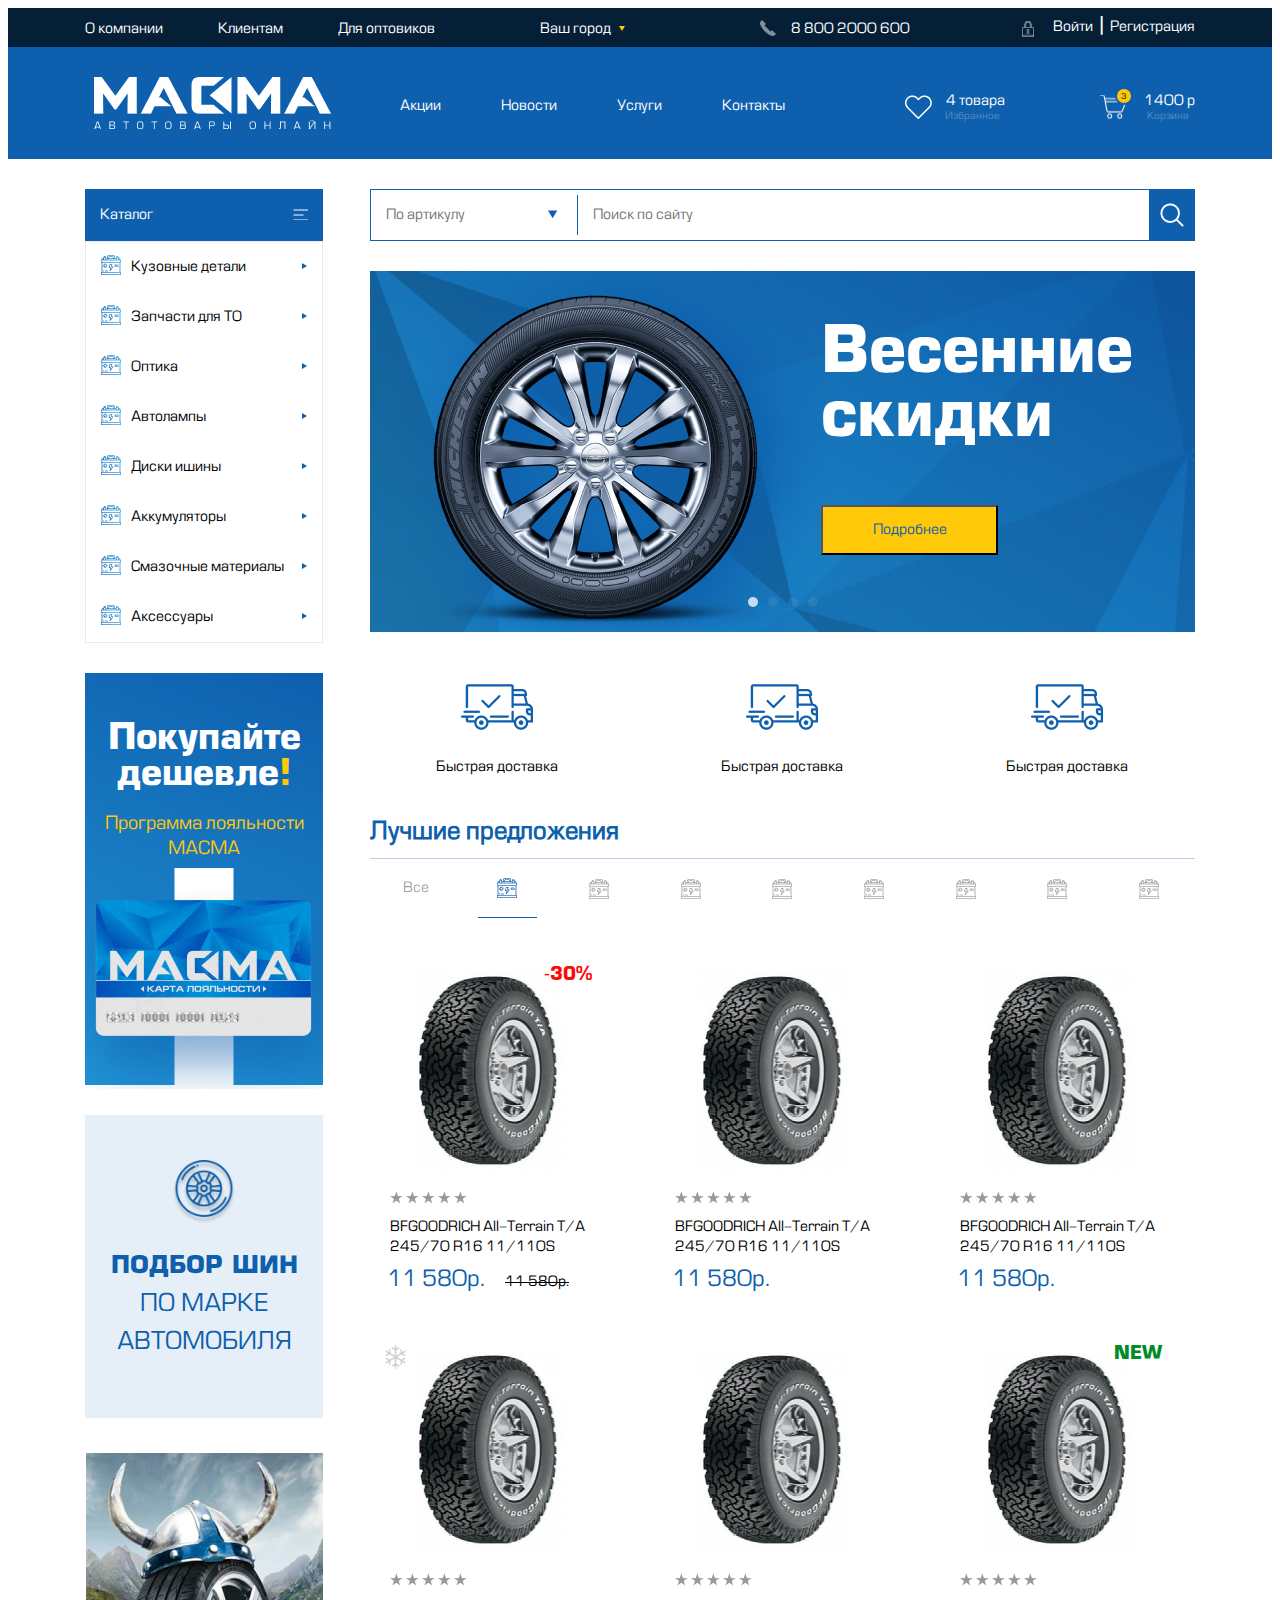
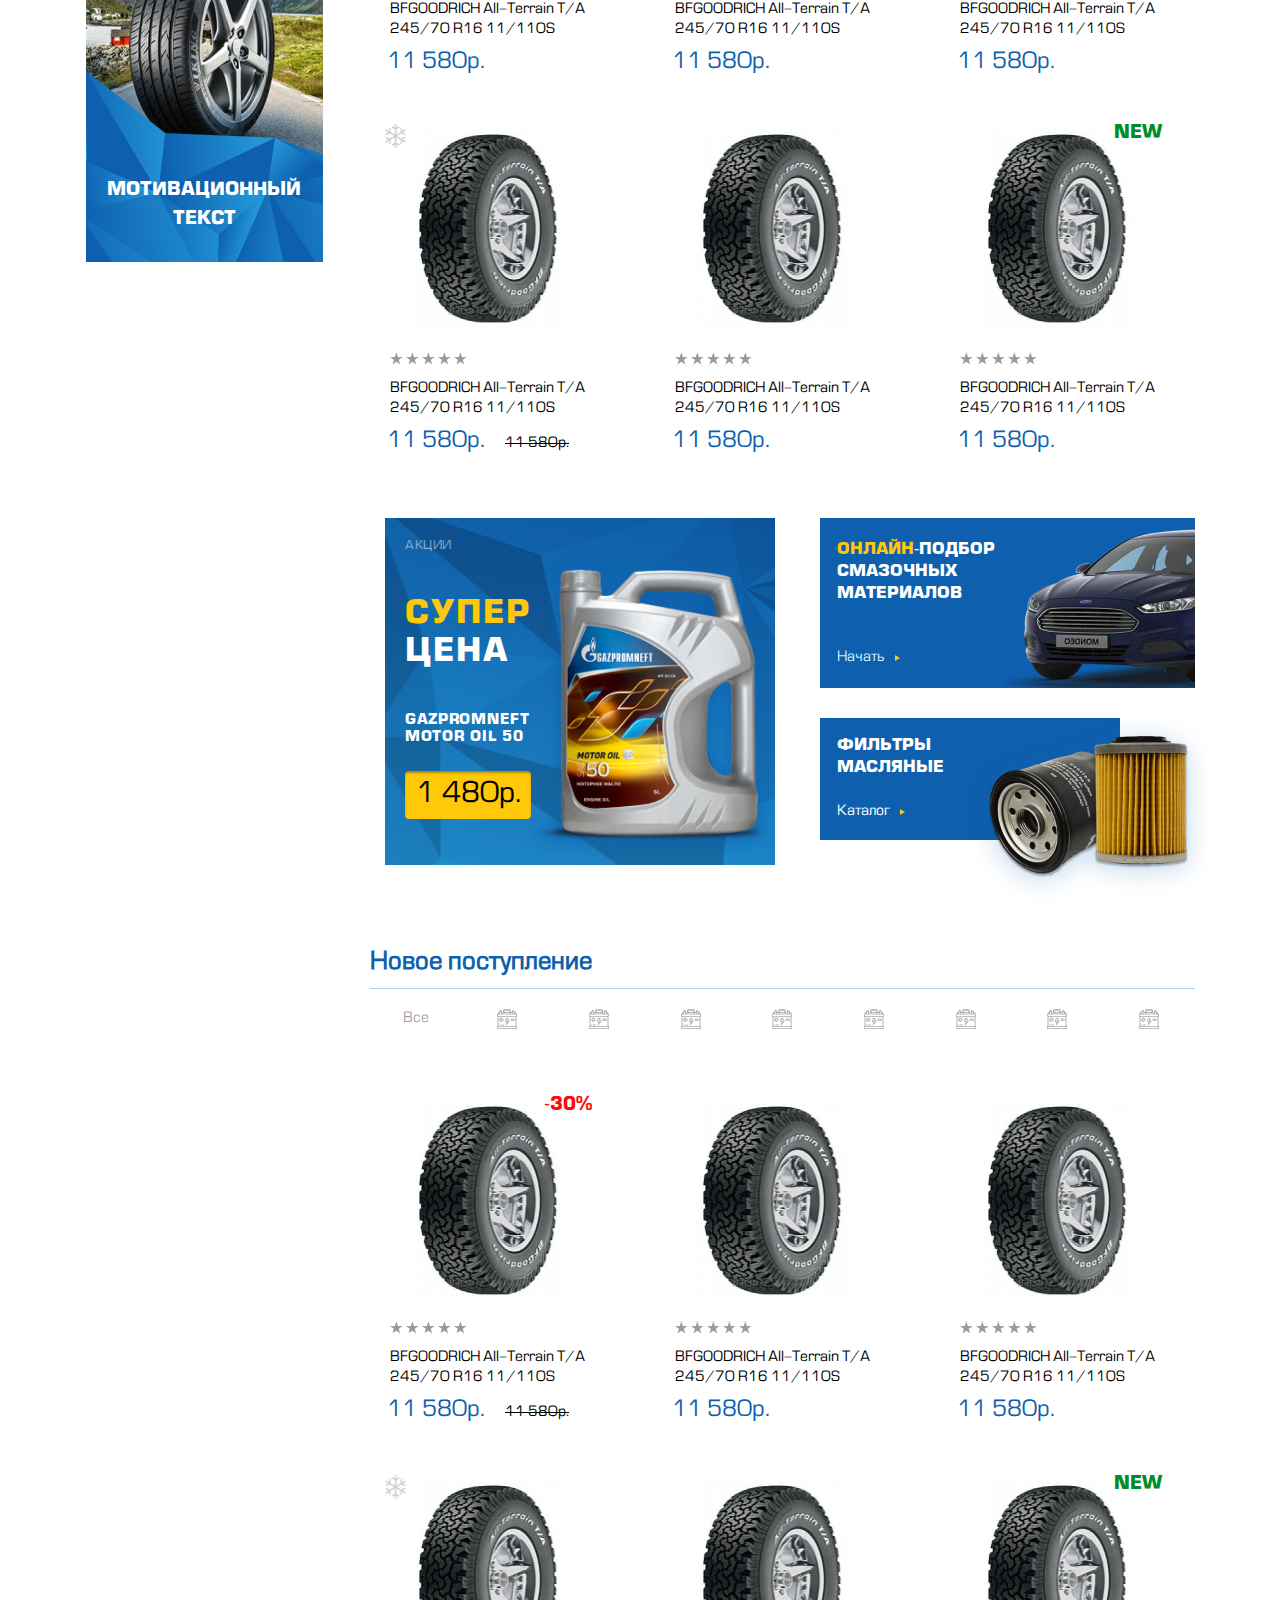
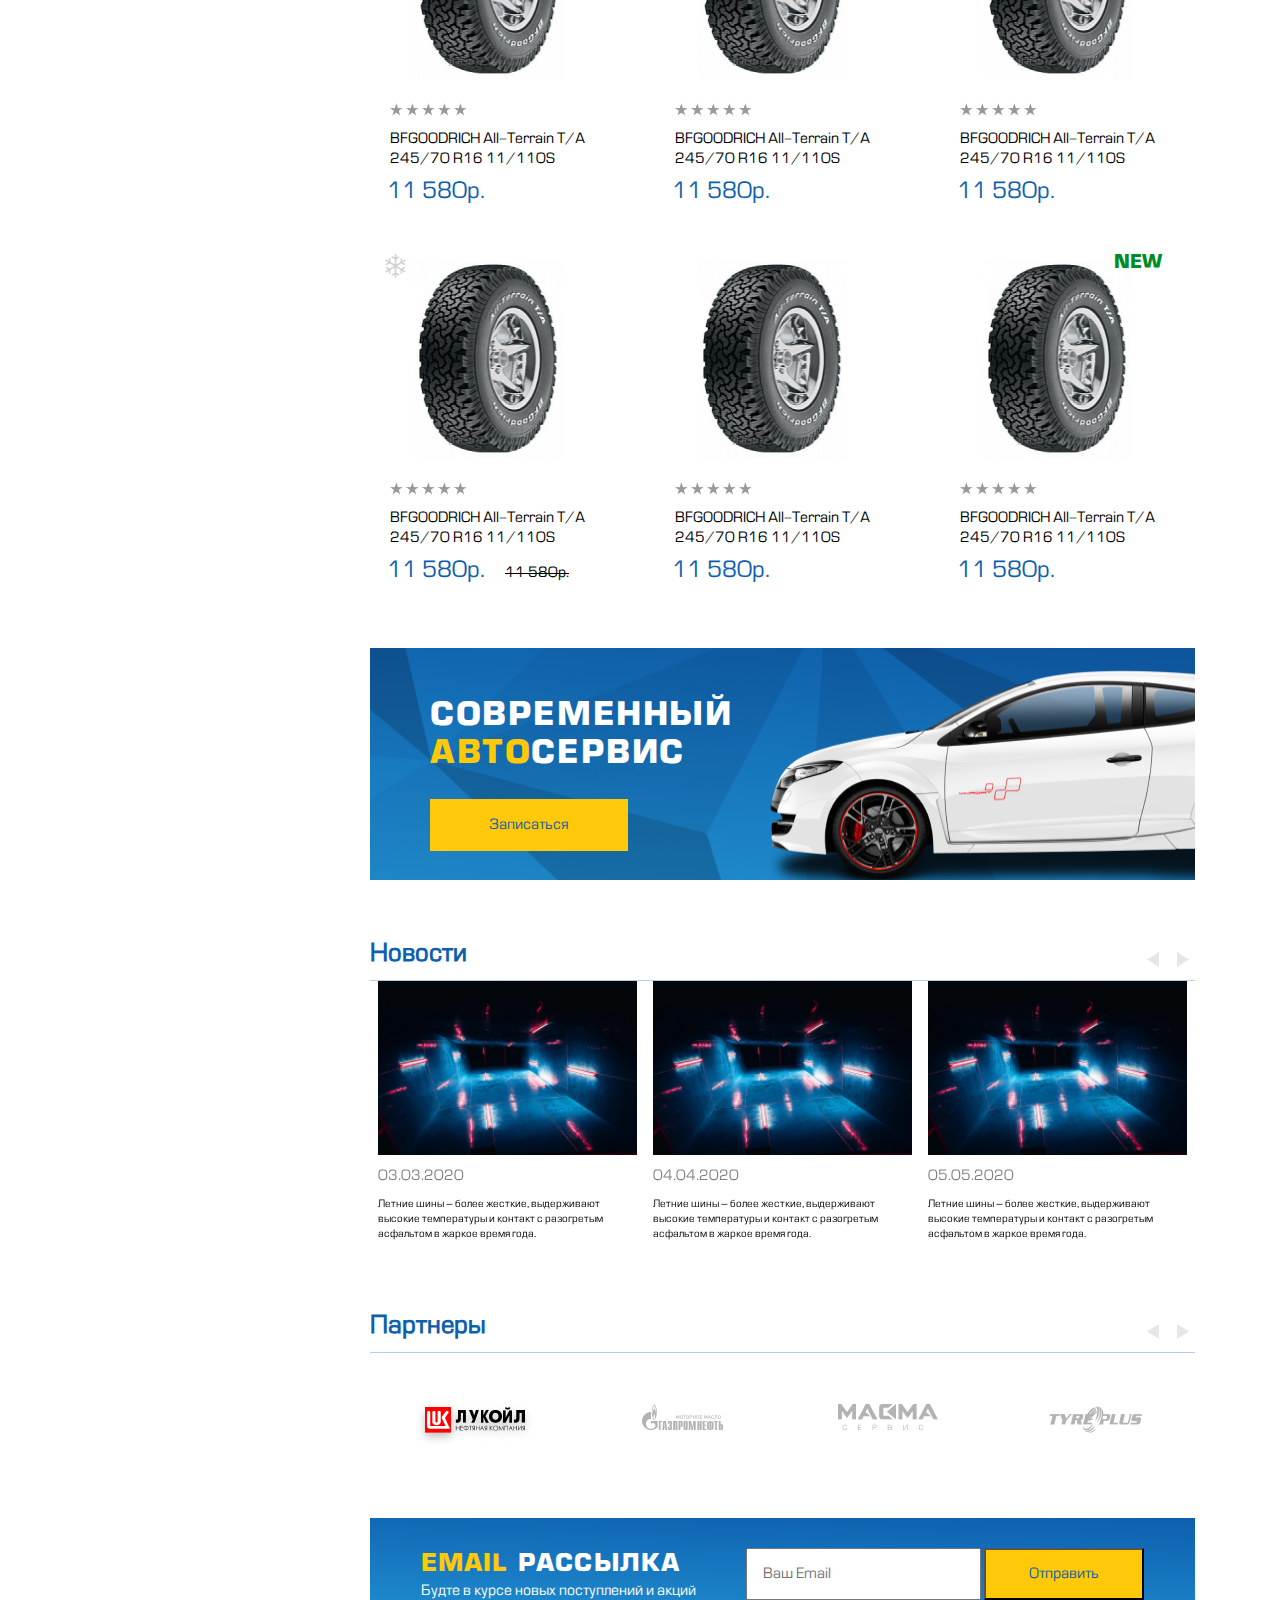
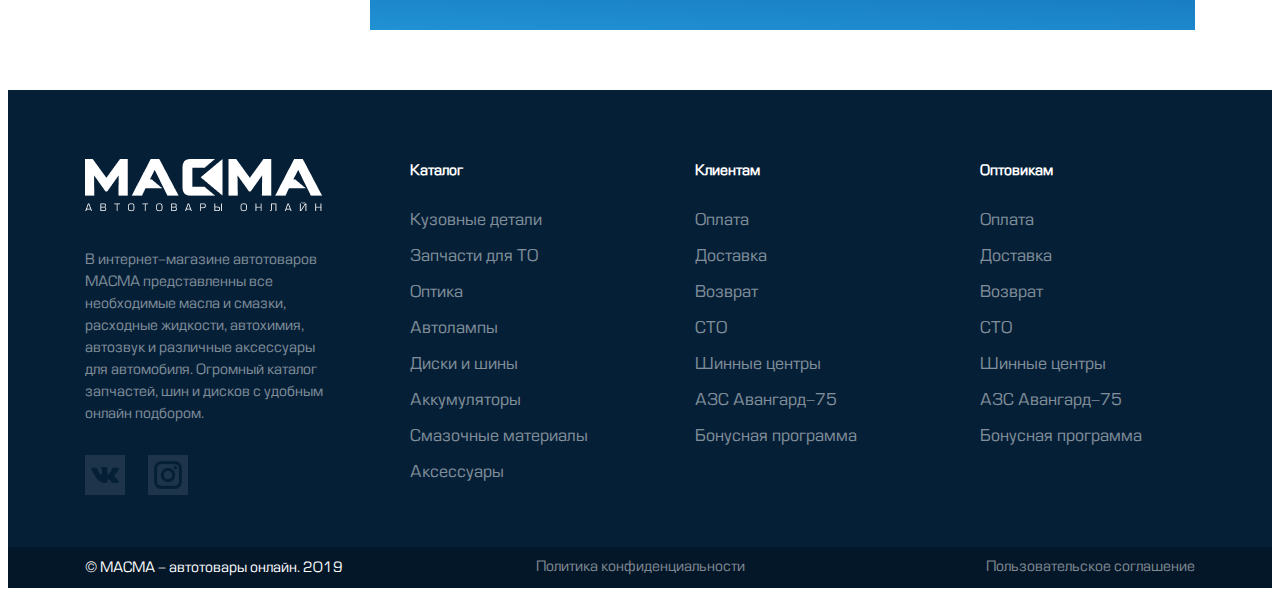
<file: Masma/index.html>
<!DOCTYPE html>
<html lang="ru">

<head>
  <meta charset="UTF-8" />
  <meta name="viewport" content="width=device-width, initial-scale=1, shrink-to-fit=no" />
  <link rel="stylesheet" href="CSS/bootstrap-grid.min.css" />
  <link rel="stylesheet" href="CSS/style.css" />
  <title>Масма</title>
  <!-- Yandex.Metrika counter -->
<script type="text/javascript" >
   (function(m,e,t,r,i,k,a){m[i]=m[i]||function(){(m[i].a=m[i].a||[]).push(arguments)};
   m[i].l=1*new Date();k=e.createElement(t),a=e.getElementsByTagName(t)[0],k.async=1,k.src=r,a.parentNode.insertBefore(k,a)})
   (window, document, "script", "https://mc.yandex.ru/metrika/tag.js", "ym");

   ym(54618256, "init", {
        clickmap:true,
        trackLinks:true,
        accurateTrackBounce:true,
        webvisor:true
   });
</script>
<noscript><div><img src="https://mc.yandex.ru/watch/54618256" style="position:absolute; left:-9999px;" alt="" /></div></noscript>
<!-- /Yandex.Metrika counter -->
</head>

<body>
  <header>
    <div class="head-top">
      <div class="container">
        <div class="row align-items-center head-top_nav">
          <div class="col-sm-12 col-md-5 col-lg-4 head-top_about">
            <ul class="about">
              <li><a href="#">О компании</a></li>
              <li><a href="#">Клиентам</a></li>
              <li><a href="#">Для оптовиков</a></li>
            </ul>
          </div>
          <div class="col-sm-3 col-md-1 col-lg-2 city">
            <select id="city" name="city">
              <option value="1" selected="selected">Ваш город</option>
              <option value="2">Удан-Удэ</option>
              <option value="3">Иркутск</option>
              <option value="4">Чита</option>
            </select>
          </div>
          <div class="col-sm-5 col-md-3 col-lg-3 tell">
            <p>8 800 2000 600</p>
          </div>
          <div class="col-sm-4 col-md-3 col-lg-3 open">
            <a href="#">Войти</a>
            <span>|</span>
            <a href="#">Регистрация</a>
          </div>
        </div>
      </div>
    </div>
    <!-- /.head-top -->
    <div class="head">
      <div class="container">
        <div class="row align-items-center">
          <div class="col-sm-2 col-md-3 col-lg-3 head-logo"></div>
          <div class="col-sm-6 col-md-5 col-lg-5 head-nav">
            <ul class="head-nav_list">
              <li><a href="#">Акции</a></li>
              <li><a href="#">Новости</a></li>
              <li><a href="#">Услуги</a></li>
              <li><a href="#">Контакты</a></li>
            </ul>
          </div>
          <div class="col-sm-2 col-md-2 col-lg-2 head-select">
            <a href="#">
              <P>4 товара</P>
              <span>Избранное</span>
            </a>
          </div>
          <div class="col-sm-2 col-md-2 col-lg-2 head-shopcart">
            <a href="#">
              <p>1400 р</p>
              <span>Корзина</span>
              <div class="head-shopcart_total">
                <p>3</p>
              </div>
            </a>
          </div>
        </div>
      </div>
    </div>
    <!-- /.head -->
  </header>
  <!-- header -->

  <main>
    <div class="container">
      <div class="row">
        <div class="col-12 col-md-3 col-lg-3 saidbar">
          <div class="catalog">
            <a href="#" class="catalog-head">Каталог</a>
            <div class="subcatalog">
              <ul class="subcatalog-list">
                <li><a href="#">Кузовные детали</a></li>
                <li><a href="#">Запчасти для ТО</a></li>
                <li><a href="#">Оптика</a></li>
                <li><a href="#">Автолампы</a></li>
                <li><a href="#">Диски ишины</a></li>
                <li><a href="#">Аккумуляторы</a></li>
                <li><a href="#">Смазочные материалы</a></li>
                <li><a href="#">Аксессуары</a></li>
              </ul>
            </div>
          </div>
          <div class="banners">
            <div class="banner1">
              <div class="banner1-text">
                <h3>Покупайте дешевле<span>!</span></h3>
                <p>Программа лояльности МАСМА</p>
              </div>
              <div class="banner1-wrap"></div>
              <div class="banner1-card">
                <a href="#"><img src="img/main/saidbar/card.png" alt=""></a>
              </div>
            </div>
            <div class="banner2">
              <img src="img/main/saidbar/tyre.png" alt="tyre" class="banner2_img">
              <a href="#">
                <p><span>Подбор шин</span><br>по марке автомобиля</p>
              </a>
            </div>
            <div class="banner3">
              <p>Мотивационный текст</p>
            </div>
          </div>
        </div>
        <!-- saidbar -->
        <div class=" col-12 col-md-9 col-lg-9 content">
          <div class="form-search">
            <form name="search" action="#" method="post" class="search">
              <input class="search_text" type="text" name="query-art" list="name" placeholder="По артикулу" />
              <datalist id="name">
                <option value="#"></option>
              </datalist>
              <input class="search_search" type="search" name="query" placeholder="Поиск по сайту" />
              <input class="search_submit" type="submit" name="search" value />
            </form>
          </div>
          <!-- form-search -->
          <div class="main-slider">
            <div class="main-slider_items">
              <div class="main-slider_banner">
                <div class="main-banner_img">
                  <img src="img/main/content/main-banner/car_wheel.png" alt="car wheel">
                </div>
                <div class="main-banner_info">
                  <h2>Весенние скидки</h2>
                  <button type="submit" class="button main-banner_button">Подробнее</button>
                </div>
              </div>
            </div>
            <div class="main-slider_items">
              <div class="main-slider_banner">
                <div class="main-banner_img">
                  <img src="img/main/content/main-banner/car_wheel.png" alt="car wheel">
                </div>
                <div class="main-banner_info">
                  <h2>Весенние скидки</h2>
                  <button type="submit" class="button main-banner_button">Подробнее</button>
                </div>
              </div>
            </div>
            <div class="main-slider_items">
              <div class="main-slider_banner">
                <div class="main-banner_img">
                  <img src="img/main/content/main-banner/car_wheel.png" alt="car wheel">
                </div>
                <div class="main-banner_info">
                  <h2>Весенние скидки</h2>
                  <button type="submit" class="button main-banner_button">Подробнее</button>
                </div>
              </div>
            </div>
            <div class="main-slider_items">
              <div class="main-slider_banner">
                <div class="main-banner_img">
                  <img src="img/main/content/main-banner/car_wheel.png" alt="car wheel">
                </div>
                <div class="main-banner_info">
                  <h2>Весенние скидки</h2>
                  <button type="submit" class="button main-banner_button">Подробнее</button>
                </div>
              </div>
            </div>
          </div>
          <!-- main-banner -->
          <div class="services">
            <div class="row service-slider">
              <div class="col-lg-4 services_1">
                <a href="#">
                  <img src="img/main/content/shipped.png" alt="услуга">
                  <p>Быстрая доставка</p>
                </a>
              </div>
              <div class="col-lg-4 services_1">
                <a href="#">
                  <img src="img/main/content/shipped.png" alt="услуга">
                  <p>Быстрая доставка</p>
                </a>
              </div>
              <div class="col-lg-4 services_1">
                <a href="#">
                  <img src="img/main/content/shipped.png" alt="услуга">
                  <p>Быстрая доставка</p>
                </a>
              </div>
            </div>
          </div>
          <!-- services -->
          <div class="product">
            <h3 class="titles">Лучшие предложения</h3>
            <ul class="product-nav">
              <li><a href="#" class="product-nav_all">Все</a></li>
              <li><a href="#" class="product-nav_active"></a></li>
              <li><a href="#" class="product-nav_form"></a></li>
              <li><a href="#" class="product-nav_form"></a></li>
              <li><a href="#" class="product-nav_form"></a></li>
              <li><a href="#" class="product-nav_form"></a></li>
              <li><a href="#" class="product-nav_form"></a></li>
              <li><a href="#" class="product-nav_form"></a></li>
              <li><a href="#" class="product-nav_form"></a></li>
            </ul>
            <div class="product-deal_slaider">
              <div>
                <div class="row product-deals">
                  <div class="col-sm-4 col-md-4 col-lg-4">
                    <div class="product-deals_deal deals-1 deals-1_sale">
                      <div class="deals-img">
                        <img class="deal-img" src="img/main/content/image.png" alt="товар">
                      </div>
                      <div class="rating_block">
                        <input name="rating" value="5" id="rating_5" type="radio" />
                        <label for="rating_5" class="label_rating"></label>

                        <input name="rating" value="4" id="rating_4" type="radio" />
                        <label for="rating_4" class="label_rating"></label>

                        <input name="rating" value="3" id="rating_3" type="radio" />
                        <label for="rating_3" class="label_rating"></label>

                        <input name="rating" value="2" id="rating_2" type="radio" />
                        <label for="rating_2" class="label_rating"></label>

                        <input name="rating" value="1" id="rating_1" type="radio" />
                        <label for="rating_1" class="label_rating"></label>
                      </div>
                      <p class="product-deals_descript">BFGOODRICH All-Terrain T/A<br>245/70 R16 11/110S</p>
                      <p class="product-deals_price">11 580р.<span>11 580р.</span></p>
                      <a href="#" class="product-deals_cart">В корзину</a>
                      <span>-30%</span>
                    </div>
                  </div>
                  <div class="col-sm-4 col-md-4 col-lg-4">
                    <div class="product-deals_deal deals-1">
                      <div class="deals-img">
                        <img class="deal-img" src="img/main/content/image.png" alt="товар">
                      </div>
                      <div class="rating_block">
                        <input name="rating" value="5" id="rating_15" type="radio" />
                        <label for="rating_15" class="label_rating"></label>

                        <input name="rating" value="4" id="rating_14" type="radio" />
                        <label for="rating_14" class="label_rating"></label>

                        <input name="rating" value="3" id="rating_13" type="radio" />
                        <label for="rating_13" class="label_rating"></label>

                        <input name="rating" value="2" id="rating_12" type="radio" />
                        <label for="rating_12" class="label_rating"></label>

                        <input name="rating" value="1" id="rating_11" type="radio" />
                        <label for="rating_11" class="label_rating"></label>
                      </div>
                      <p class="product-deals_descript">BFGOODRICH All-Terrain T/A<br>245/70 R16 11/110S</p>
                      <p class="product-deals_price">11 580р.</p>
                      <a href="#" class="product-deals_cart">В корзину</a>
                    </div>
                  </div>
                  <div class="col-sm-4 col-md-4 col-lg-4">
                    <div class="product-deals_deal deals-1">
                      <div class="deals-img">
                        <img class="deal-img" src="img/main/content/image.png" alt="товар">
                      </div>
                      <div class="rating_block">
                        <input name="rating" value="5" id="rating_25" type="radio" />
                        <label for="rating_25" class="label_rating"></label>

                        <input name="rating" value="4" id="rating_24" type="radio" />
                        <label for="rating_24" class="label_rating"></label>

                        <input name="rating" value="3" id="rating_23" type="radio" />
                        <label for="rating_23" class="label_rating"></label>

                        <input name="rating" value="2" id="rating_22" type="radio" />
                        <label for="rating_22" class="label_rating"></label>

                        <input name="rating" value="1" id="rating_21" type="radio" />
                        <label for="rating_21" class="label_rating"></label>
                      </div>
                      <p class="product-deals_descript">BFGOODRICH All-Terrain T/A<br>245/70 R16 11/110S</p>
                      <p class="product-deals_price">11 580р.</p>
                      <a href="#" class="product-deals_cart">В корзину</a>
                    </div>
                  </div>
                </div>
              </div>
              <div>
                <div class="row product-deals">
                  <div class="col-sm-4 col-md-4 col-lg-4">
                    <div class="product-deals_deal deals-1 deals-1_snow">
                      <img class="deals-img" src="img/main/content/image.png" alt="товар">
                      <div class="rating_block">
                        <input name="rating" value="5" id="rating_35" type="radio" />
                        <label for="rating_35" class="label_rating"></label>

                        <input name="rating" value="4" id="rating_34" type="radio" />
                        <label for="rating_34" class="label_rating"></label>

                        <input name="rating" value="3" id="rating_33" type="radio" />
                        <label for="rating_33" class="label_rating"></label>

                        <input name="rating" value="2" id="rating_32" type="radio" />
                        <label for="rating_32" class="label_rating"></label>

                        <input name="rating" value="1" id="rating_31" type="radio" />
                        <label for="rating_31" class="label_rating"></label>
                      </div>
                      <p class="product-deals_descript">BFGOODRICH All-Terrain T/A<br>245/70 R16 11/110S</p>
                      <p class="product-deals_price">11 580р.</p>
                      <a href="#" class="product-deals_cart">В корзину</a>
                      <img class="deals-1_snowbg" src="img/main/content/snow.png" alt="snow">
                    </div>
                  </div>
                  <div class="col-sm-4 col-md-4 col-lg-4">
                    <div class="product-deals_deal deals-1">
                      <img class="deals-img" src="img/main/content/image.png" alt="товар">
                      <div class="rating_block">
                        <input name="rating" value="5" id="rating_45" type="radio" />
                        <label for="rating_45" class="label_rating"></label>

                        <input name="rating" value="4" id="rating_44" type="radio" />
                        <label for="rating_44" class="label_rating"></label>

                        <input name="rating" value="3" id="rating_43" type="radio" />
                        <label for="rating_43" class="label_rating"></label>

                        <input name="rating" value="2" id="rating_42" type="radio" />
                        <label for="rating_42" class="label_rating"></label>

                        <input name="rating" value="1" id="rating_41" type="radio" />
                        <label for="rating_41" class="label_rating"></label>
                      </div>
                      <p class="product-deals_descript">BFGOODRICH All-Terrain T/A<br>245/70 R16 11/110S</p>
                      <p class="product-deals_price">11 580р.</p>
                      <a href="#" class="product-deals_cart">В корзину</a>
                    </div>
                  </div>
                  <div class="col-sm-4 col-md-4 col-lg-4">
                    <div class="product-deals_deal deals-1 deals-1_new">
                      <img class="deals-img" src="img/main/content/image.png" alt="товар">
                      <div class="rating_block">
                        <input name="rating" value="5" id="rating_55" type="radio" />
                        <label for="rating_55" class="label_rating"></label>

                        <input name="rating" value="4" id="rating_54" type="radio" />
                        <label for="rating_54" class="label_rating"></label>

                        <input name="rating" value="3" id="rating_53" type="radio" />
                        <label for="rating_53" class="label_rating"></label>

                        <input name="rating" value="2" id="rating_52" type="radio" />
                        <label for="rating_52" class="label_rating"></label>

                        <input name="rating" value="1" id="rating_51" type="radio" />
                        <label for="rating_51" class="label_rating"></label>
                      </div>
                      <p class="product-deals_descript">BFGOODRICH All-Terrain T/A<br>245/70 R16 11/110S</p>
                      <p class="product-deals_price">11 580р.</p>
                      <a href="#" class="product-deals_cart">В корзину</a>
                      <span>new</span>
                    </div>
                  </div>
                </div>
              </div>
              <div>
                <div class="row product-deals">
                  <div class="col-sm-4 col-md-4 col-lg-4">
                    <div class="product-deals_deal deals-1 deals-1_snow">
                      <img class="deals-img" src="img/main/content/image.png" alt="товар">
                      <div class="rating_block">
                        <input name="rating" value="5" id="rating_65" type="radio" />
                        <label for="rating_65" class="label_rating"></label>

                        <input name="rating" value="4" id="rating_64" type="radio" />
                        <label for="rating_64" class="label_rating"></label>

                        <input name="rating" value="3" id="rating_63" type="radio" />
                        <label for="rating_63" class="label_rating"></label>

                        <input name="rating" value="2" id="rating_62" type="radio" />
                        <label for="rating_62" class="label_rating"></label>

                        <input name="rating" value="1" id="rating_61" type="radio" />
                        <label for="rating_61" class="label_rating"></label>
                      </div>
                      <p class="product-deals_descript">BFGOODRICH All-Terrain T/A<br>245/70 R16 11/110S</p>
                      <p class="product-deals_price">11 580р.<span>11 580р.</span></p>
                      <a href="#" class="product-deals_cart">В корзину</a>
                      <img class="deals-1_snowbg" src="img/main/content/snow.png" alt="snow">
                    </div>
                  </div>
                  <div class="col-sm-4 col-md-4 col-lg-4">
                    <div class="product-deals_deal deals-1">
                      <img class="deals-img" src="img/main/content/image.png" alt="товар">
                      <div class="rating_block">
                        <input name="rating" value="5" id="rating_75" type="radio" />
                        <label for="rating_75" class="label_rating"></label>

                        <input name="rating" value="4" id="rating_74" type="radio" />
                        <label for="rating_74" class="label_rating"></label>

                        <input name="rating" value="3" id="rating_73" type="radio" />
                        <label for="rating_73" class="label_rating"></label>

                        <input name="rating" value="2" id="rating_72" type="radio" />
                        <label for="rating_72" class="label_rating"></label>

                        <input name="rating" value="1" id="rating_71" type="radio" />
                        <label for="rating_71" class="label_rating"></label>
                      </div>
                      <p class="product-deals_descript">BFGOODRICH All-Terrain T/A<br>245/70 R16 11/110S</p>
                      <p class="product-deals_price">11 580р.</p>
                      <a href="#" class="product-deals_cart">В корзину</a>
                    </div>
                  </div>
                  <div class="col-sm-4 col-md-4 col-lg-4">
                    <div class="product-deals_deal deals-1 deals-1_new">
                      <img class="deals-img" src="img/main/content/image.png" alt="товар">
                      <div class="rating_block">
                        <input name="rating" value="5" id="rating_85" type="radio" />
                        <label for="rating_85" class="label_rating"></label>

                        <input name="rating" value="4" id="rating_84" type="radio" />
                        <label for="rating_84" class="label_rating"></label>

                        <input name="rating" value="3" id="rating_83" type="radio" />
                        <label for="rating_83" class="label_rating"></label>

                        <input name="rating" value="2" id="rating_82" type="radio" />
                        <label for="rating_82" class="label_rating"></label>

                        <input name="rating" value="1" id="rating_81" type="radio" />
                        <label for="rating_81" class="label_rating"></label>
                      </div>
                      <p class="product-deals_descript">BFGOODRICH All-Terrain T/A<br>245/70 R16 11/110S</p>
                      <p class="product-deals_price">11 580р.</p>
                      <a href="#" class="product-deals_cart">В корзину</a>
                      <span>new</span>
                    </div>
                  </div>
                </div>
              </div>
            </div>
          </div>
          <!-- product -->
          <div class="offer">
            <div class="row">
              <div class="col-md-12 col-lg-6">
                <div class="offer-1">
                  <a href="#" class="offer-1_promo">Акции</a>
                  <p class="offer-1_ads"><span>Супер</span><br>цена</p>
                  <p class="offer-1_nameoil">Gazpromneft<br>motor Oil 50</p>
                  <p class="offer-1_price"><span>1 480p.</span></p>
                  <img src="img/main/content/offer/Canister.png" alt="канистра" class="offer-1_img">
                </div>
              </div>
              <div class="col-md-12 col-lg-6 offer-2">
                <div class="offer-2_selection">
                  <p class="offer-2_text"><span>онлайн</span>-Подбор<br>смазочных<br>материалов</p>
                  <a href="#" class="offer-2_begin">Начать</a>
                  <img src="img/main/content/offer/car.png" alt="машина" class="offer-2_car">
                </div>
                <div class="offer-2_oilfiltres">
                  <p class="offer-2_filtres">Фильтры<br>масляные</p>
                  <a href="#" class="offer-2_catalog">Каталог</a>
                  <img src="img/main/content/offer/filtres.png" alt="фильтры" class="offer-2_filtrimg">
                </div>
              </div>
            </div>
          </div>
          <!-- /.offer -->
          <div class="product">
            <h3 class="titles">Новое поступление</h3>
            <ul class="product-nav">
              <li><a href="#" class="product-nav_all">Все</a></li>
              <li><a href="#" class="product-nav_form"></a></li>
              <li><a href="#" class="product-nav_form"></a></li>
              <li><a href="#" class="product-nav_form"></a></li>
              <li><a href="#" class="product-nav_form"></a></li>
              <li><a href="#" class="product-nav_form"></a></li>
              <li><a href="#" class="product-nav_form"></a></li>
              <li><a href="#" class="product-nav_form"></a></li>
              <li><a href="#" class="product-nav_form"></a></li>
            </ul>
            <div class="product-deal_slaider">
              <div>
                <div class="row product-deals">
                  <div class="col-sm-4 col-md-4 col-lg-4">
                    <div class="product-deals_deal deals-1 deals-1_sale">
                      <div class="deals-img">
                        <img class="deal-img" src="img/main/content/image.png" alt="товар">
                      </div>
                      <div class="rating_block">
                        <input name="rating" value="5" id="rating_95" type="radio" />
                        <label for="rating_95" class="label_rating"></label>

                        <input name="rating" value="4" id="rating_94" type="radio" />
                        <label for="rating_94" class="label_rating"></label>

                        <input name="rating" value="3" id="rating_93" type="radio" />
                        <label for="rating_93" class="label_rating"></label>

                        <input name="rating" value="2" id="rating_92" type="radio" />
                        <label for="rating_92" class="label_rating"></label>

                        <input name="rating" value="1" id="rating_91" type="radio" />
                        <label for="rating_91" class="label_rating"></label>
                      </div>
                      <p class="product-deals_descript">BFGOODRICH All-Terrain T/A<br>245/70 R16 11/110S</p>
                      <p class="product-deals_price">11 580р.<span>11 580р.</span></p>
                      <a href="#" class="product-deals_cart">В корзину</a>
                      <span>-30%</span>
                    </div>
                  </div>
                  <div class="col-sm-4 col-md-4 col-lg-4">
                    <div class="product-deals_deal deals-1">
                      <div class="deals-img">
                        <img class="deal-img" src="img/main/content/image.png" alt="товар">
                      </div>
                      <div class="rating_block">
                        <input name="rating" value="5" id="rating_05" type="radio" />
                        <label for="rating_05" class="label_rating"></label>

                        <input name="rating" value="4" id="rating_04" type="radio" />
                        <label for="rating_04" class="label_rating"></label>

                        <input name="rating" value="3" id="rating_03" type="radio" />
                        <label for="rating_03" class="label_rating"></label>

                        <input name="rating" value="2" id="rating_02" type="radio" />
                        <label for="rating_02" class="label_rating"></label>

                        <input name="rating" value="1" id="rating_01" type="radio" />
                        <label for="rating_01" class="label_rating"></label>
                      </div>
                      <p class="product-deals_descript">BFGOODRICH All-Terrain T/A<br>245/70 R16 11/110S</p>
                      <p class="product-deals_price">11 580р.</p>
                      <a href="#" class="product-deals_cart">В корзину</a>
                    </div>
                  </div>
                  <div class="col-sm-4 col-md-4 col-lg-4">
                    <div class="product-deals_deal deals-1">
                      <div class="deals-img">
                        <img class="deal-img" src="img/main/content/image.png" alt="товар">
                      </div>
                      <div class="rating_block">
                        <input name="rating" value="5" id="rating_105" type="radio" />
                        <label for="rating_105" class="label_rating"></label>

                        <input name="rating" value="4" id="rating_104" type="radio" />
                        <label for="rating_104" class="label_rating"></label>

                        <input name="rating" value="3" id="rating_103" type="radio" />
                        <label for="rating_103" class="label_rating"></label>

                        <input name="rating" value="2" id="rating_102" type="radio" />
                        <label for="rating_102" class="label_rating"></label>

                        <input name="rating" value="1" id="rating_101" type="radio" />
                        <label for="rating_101" class="label_rating"></label>
                      </div>
                      <p class="product-deals_descript">BFGOODRICH All-Terrain T/A<br>245/70 R16 11/110S</p>
                      <p class="product-deals_price">11 580р.</p>
                      <a href="#" class="product-deals_cart">В корзину</a>
                    </div>
                  </div>
                </div>
              </div>
              <div>
                <div class="row product-deals">
                  <div class="col-sm-4 col-md-4 col-lg-4">
                    <div class="product-deals_deal deals-1 deals-1_snow">
                      <img class="deals-img" src="img/main/content/image.png" alt="товар">
                      <div class="rating_block">
                        <input name="rating" value="5" id="rating_205" type="radio" />
                        <label for="rating_205" class="label_rating"></label>

                        <input name="rating" value="4" id="rating_204" type="radio" />
                        <label for="rating_204" class="label_rating"></label>

                        <input name="rating" value="3" id="rating_203" type="radio" />
                        <label for="rating_203" class="label_rating"></label>

                        <input name="rating" value="2" id="rating_202" type="radio" />
                        <label for="rating_202" class="label_rating"></label>

                        <input name="rating" value="1" id="rating_201" type="radio" />
                        <label for="rating_201" class="label_rating"></label>
                      </div>
                      <p class="product-deals_descript">BFGOODRICH All-Terrain T/A<br>245/70 R16 11/110S</p>
                      <p class="product-deals_price">11 580р.</p>
                      <a href="#" class="product-deals_cart">В корзину</a>
                      <img class="deals-1_snowbg" src="img/main/content/snow.png" alt="snow">
                    </div>
                  </div>
                  <div class="col-sm-4 col-md-4 col-lg-4">
                    <div class="product-deals_deal deals-1">
                      <img class="deals-img" src="img/main/content/image.png" alt="товар">
                      <div class="rating_block">
                        <input name="rating" value="5" id="rating_305" type="radio" />
                        <label for="rating_305" class="label_rating"></label>

                        <input name="rating" value="4" id="rating_304" type="radio" />
                        <label for="rating_304" class="label_rating"></label>

                        <input name="rating" value="3" id="rating_303" type="radio" />
                        <label for="rating_303" class="label_rating"></label>

                        <input name="rating" value="2" id="rating_302" type="radio" />
                        <label for="rating_302" class="label_rating"></label>

                        <input name="rating" value="1" id="rating_301" type="radio" />
                        <label for="rating_301" class="label_rating"></label>
                      </div>
                      <p class="product-deals_descript">BFGOODRICH All-Terrain T/A<br>245/70 R16 11/110S</p>
                      <p class="product-deals_price">11 580р.</p>
                      <a href="#" class="product-deals_cart">В корзину</a>
                    </div>
                  </div>
                  <div class="col-sm-4 col-md-4 col-lg-4">
                    <div class="product-deals_deal deals-1 deals-1_new">
                      <img class="deals-img" src="img/main/content/image.png" alt="товар">
                      <div class="rating_block">
                        <input name="rating" value="5" id="rating_405" type="radio" />
                        <label for="rating_405" class="label_rating"></label>

                        <input name="rating" value="4" id="rating_404" type="radio" />
                        <label for="rating_404" class="label_rating"></label>

                        <input name="rating" value="3" id="rating_403" type="radio" />
                        <label for="rating_403" class="label_rating"></label>

                        <input name="rating" value="2" id="rating_402" type="radio" />
                        <label for="rating_402" class="label_rating"></label>

                        <input name="rating" value="1" id="rating_401" type="radio" />
                        <label for="rating_401" class="label_rating"></label>
                      </div>
                      <p class="product-deals_descript">BFGOODRICH All-Terrain T/A<br>245/70 R16 11/110S</p>
                      <p class="product-deals_price">11 580р.</p>
                      <a href="#" class="product-deals_cart">В корзину</a>
                      <span>new</span>
                    </div>
                  </div>
                </div>
              </div>
              <div>
                <div class="row product-deals">
                  <div class="col-sm-4 col-md-4 col-lg-4">
                    <div class="product-deals_deal deals-1 deals-1_snow">
                      <img class="deals-img" src="img/main/content/image.png" alt="товар">
                      <div class="rating_block">
                        <input name="rating" value="5" id="rating_505" type="radio" />
                        <label for="rating_505" class="label_rating"></label>

                        <input name="rating" value="4" id="rating_504" type="radio" />
                        <label for="rating_504" class="label_rating"></label>

                        <input name="rating" value="3" id="rating_503" type="radio" />
                        <label for="rating_503" class="label_rating"></label>

                        <input name="rating" value="2" id="rating_502" type="radio" />
                        <label for="rating_502" class="label_rating"></label>

                        <input name="rating" value="1" id="rating_501" type="radio" />
                        <label for="rating_501" class="label_rating"></label>
                      </div>
                      <p class="product-deals_descript">BFGOODRICH All-Terrain T/A<br>245/70 R16 11/110S</p>
                      <p class="product-deals_price">11 580р.<span>11 580р.</span></p>
                      <a href="#" class="product-deals_cart">В корзину</a>
                      <img class="deals-1_snowbg" src="img/main/content/snow.png" alt="snow">
                    </div>
                  </div>
                  <div class="col-sm-4 col-md-4 col-lg-4">
                    <div class="product-deals_deal deals-1">
                      <img class="deals-img" src="img/main/content/image.png" alt="товар">
                      <div class="rating_block">
                        <input name="rating" value="5" id="rating_605" type="radio" />
                        <label for="rating_605" class="label_rating"></label>

                        <input name="rating" value="4" id="rating_604" type="radio" />
                        <label for="rating_604" class="label_rating"></label>

                        <input name="rating" value="3" id="rating_603" type="radio" />
                        <label for="rating_603" class="label_rating"></label>

                        <input name="rating" value="2" id="rating_602" type="radio" />
                        <label for="rating_602" class="label_rating"></label>

                        <input name="rating" value="1" id="rating_601" type="radio" />
                        <label for="rating_601" class="label_rating"></label>
                      </div>
                      <p class="product-deals_descript">BFGOODRICH All-Terrain T/A<br>245/70 R16 11/110S</p>
                      <p class="product-deals_price">11 580р.</p>
                      <a href="#" class="product-deals_cart">В корзину</a>
                    </div>
                  </div>
                  <div class="col-sm-4 col-md-4 col-lg-4">
                    <div class="product-deals_deal deals-1 deals-1_new">
                      <img class="deals-img" src="img/main/content/image.png" alt="товар">
                      <div class="rating_block">
                        <input name="rating" value="5" id="rating_705" type="radio" />
                        <label for="rating_705" class="label_rating"></label>

                        <input name="rating" value="4" id="rating_704" type="radio" />
                        <label for="rating_704" class="label_rating"></label>

                        <input name="rating" value="3" id="rating_703" type="radio" />
                        <label for="rating_703" class="label_rating"></label>

                        <input name="rating" value="2" id="rating_702" type="radio" />
                        <label for="rating_702" class="label_rating"></label>

                        <input name="rating" value="1" id="rating_701" type="radio" />
                        <label for="rating_701" class="label_rating"></label>
                      </div>
                      <p class="product-deals_descript">BFGOODRICH All-Terrain T/A<br>245/70 R16 11/110S</p>
                      <p class="product-deals_price">11 580р.</p>
                      <a href="#" class="product-deals_cart">В корзину</a>
                      <span>new</span>
                    </div>
                  </div>
                </div>
              </div>
            </div>
          </div>
          <!-- product -->
          <div class="car-service">
            <p class="car-service_text">современный<br><span>авто</span>сервис</p>
            <a href="#" class="car-service_record">Записаться</a>
            <img src="img/main/content/car-service/carservice-img.png" alt="машина" class="car-service_img">
          </div>
          <!-- car-service -->
          <div class="news">
            <h3 class="titles">Новости</h3>
            <div class="news-slider">
              <div class="news-slider_item">
                <img src="img/main/content/news/new-img_1.jpg" alt="картинка новостей">
                <p class="news-data">03.03.2020<time>2020-03-03</time></p>
                <p class="news-text">Летние шины – более жесткие, выдерживают высокие температуры и контакт с разогретым
                  асфальтом в жаркое время года. </p>
              </div>
              <div class="news-slider_item">
                <img src="img/main/content/news/new-img_1.jpg" alt="картинка новостей">
                <p class="news-data">04.04.2020<time>2020-04-04</time></p>
                <p class="news-text">Летние шины – более жесткие, выдерживают высокие температуры и контакт с разогретым
                  асфальтом в жаркое время года. </p>
              </div>
              <div class="news-slider_item">
                <img src="img/main/content/news/new-img_1.jpg" alt="картинка новостей">
                <p class="news-data">05.05.2020<time>2020-05-05</time></p>
                <p class="news-text">Летние шины – более жесткие, выдерживают высокие температуры и контакт с разогретым
                  асфальтом в жаркое время года. </p>
              </div>
              <div class="news-slider_item">
                <img src="img/main/content/news/new-img_1.jpg" alt="картинка новостей">
                <p class="news-data">05.05.2020<time>2020-05-05</time></p>
                <p class="news-text">Летние шины – более жесткие, выдерживают высокие температуры и контакт с разогретым
                  асфальтом в жаркое время года. </p>
              </div>
              <div class="news-slider_item">
                <img src="img/main/content/news/new-img_1.jpg" alt="картинка новостей">
                <p class="news-data">06.06.2020<time>2020-06-06</time></p>
                <p class="news-text">Летние шины – более жесткие, выдерживают высокие температуры и контакт с разогретым
                  асфальтом в жаркое время года. </p>
              </div>
              <div class="news-slider_item">
                <img src="img/main/content/news/new-img_1.jpg" alt="картинка новостей">
                <p class="news-data">07.07.2020<time>2020-07-07</time></p>
                <p class="news-text">Летние шины – более жесткие, выдерживают высокие температуры и контакт с разогретым
                  асфальтом в жаркое время года. </p>
              </div>
            </div>
          </div>
          <!-- /.new -->
          <div class="partners">
            <h3 class="titles">Партнеры</h3>
            <div class="partners-slider">
              <div class="partners-slider_item">
                <a href="#">
                  <img src="img/main/content/partners/partner1.png" alt="">
                </a>
              </div>
              <div class="partners-slider_item">
                <a href="#">
                  <img src="img/main/content/partners/partner2.png" alt="">
                </a>
              </div>
              <div class="partners-slider_item">
                <a href="#">
                  <img src="img/main/content/partners/partner3.png" alt="">
                </a>
              </div>
              <div class="partners-slider_item">
                <a href="#">
                  <img src="img/main/content/partners/partner4.png" alt="">
                </a>
              </div>
              <div class="partners-slider_item">
                <a href="#">
                  <img src="img/main/content/partners/partner1.png" alt="">
                </a>
              </div>
              <div class="partners-slider_item">
                <a href="#">
                  <img src="img/main/content/partners/partner2.png" alt="">
                </a>
              </div>
              <div class="partners-slider_item">
                <a href="#">
                  <img src="img/main/content/partners/partner3.png" alt="">
                </a>
              </div>
              <div class="partners-slider_item">
                <a href="#">
                  <img src="img/main/content/partners/partner4.png" alt="">
                </a>
              </div>
            </div>
          </div>
          <!-- partners -->
          <div class="newsletter">
            <div class="newsletter-text">
              <p class="newsletter-text_text1"><span>Email</span> рассылка</p>
              <p class="newsletter-text_text2">Будте в курсе новых поступлений и акций</p>
            </div>
            <div class="newsletter-form">
              <form action="#" class="newsletter-form">
                <input type="email" placeholder="Ваш Email" class="newsletter-form_input">
                <button type="submit" class="button newsletter-form_button">Отправить</button>
              </form>
            </div>
            <!-- newsletter -->
          </div>
        </div>
        <!-- content -->
      </div>

    </div>
  </main>
  <!-- /.main -->

  <footer>
    <div class="footer-top">
      <div class="container">
        <div class="row">
          <div class="col-12 col-md-3 col-lg-3">
            <div class="footer-top_1">
              <img src="img/footer/masma_logo_bl.png" alt="logo">
              <p>В интернет-магазине автотоваров МАСМА представленны все необходимые масла и смазки, расходные жидкости,
                автохимия, автозвук и различные аксессуары
                для автомобиля. Огромный каталог запчастей, шин и дисков
                с удобным онлайн подбором. </p>
              <div class="footer-top_social">
                <a href="#"><img src="img/footer/vk.png" alt="vk.com"></a>
                <a href="#"><img src="img/footer/instagram.png" alt="instagram.com"></a>
              </div>
            </div>
          </div>
          <div class="col-4 col-md-3 col-lg-3">
            <div class="footer-top_2 footer-top_list">
              <h3>Каталог</h3>
              <ul>
                <li><a href="#">Кузовные детали</a></li>
                <li><a href="#">Запчасти для ТО</a></li>
                <li><a href="#">Оптика</a></li>
                <li><a href="#">Автолампы</a></li>
                <li><a href="#">Диски и шины</a></li>
                <li><a href="#">Аккумуляторы</a></li>
                <li><a href="#">Смазочные материалы</a></li>
                <li><a href="#">Аксессуары</a></li>
              </ul>
            </div>
          </div>
          <div class="col-4 col-md-3 col-lg-3">
            <div class="footer-top_3 footer-top_list">
              <h3>Клиентам</h3>
              <ul>
                <li><a href="#">Оплата</a></li>
                <li><a href="#">Доставка</a></li>
                <li><a href="#">Возврат</a></li>
                <li><a href="#">СТО</a></li>
                <li><a href="#">Шинные центры</a></li>
                <li><a href="#">АЗС Авангард-75</a></li>
                <li><a href="#">Бонусная программа</a></li>
              </ul>
            </div>
          </div>
          <div class="col-4 col-md-3 col-lg-3">
            <div class="footer-top_4 footer-top_list">
              <h3>Оптовикам</h3>
              <ul>
                <li><a href="#">Оплата</a></li>
                <li><a href="#">Доставка</a></li>
                <li><a href="#">Возврат</a></li>
                <li><a href="#">СТО</a></li>
                <li><a href="#">Шинные центры</a></li>
                <li><a href="#">АЗС Авангард-75</a></li>
                <li><a href="#">Бонусная программа</a></li>
              </ul>
            </div>
          </div>
        </div>
      </div>
    </div>
    <!-- footer-top -->
    <div class="footer-bottom">
      <div class="container">
        <div class="row">
          <div class="col-12 col-md-4 col-lg-4">
            <div class="footer-bottom_text">
              <p>© МАСМА - автотовары онлайн. 2019</p>
            </div>
          </div>
          <div class="col-12 col-md-4 col-lg-4">
            <div class="footer-bottom_privacy">
              <a href="#">Политика конфиденциальности</a>
            </div>
          </div>
          <div class="col-12 col-md-4 col-lg-4">
            <div class="footer-bottom_agreement">
              <a href="#">Пользовательское соглашение</a>
            </div>
          </div>
        </div>
      </div>
    </div>
  </footer>
  <!-- /.footer -->
  <script src="js/jquery-3.4.1.min.js"></script>
  <link rel="stylesheet" href="slick/slick.css">
  <link rel="stylesheet" href="slick/slick-theme.css">
  <script src="slick/slick.min.js"></script>
  <script src="js/main.js"></script>
</body>

</html>
</file>
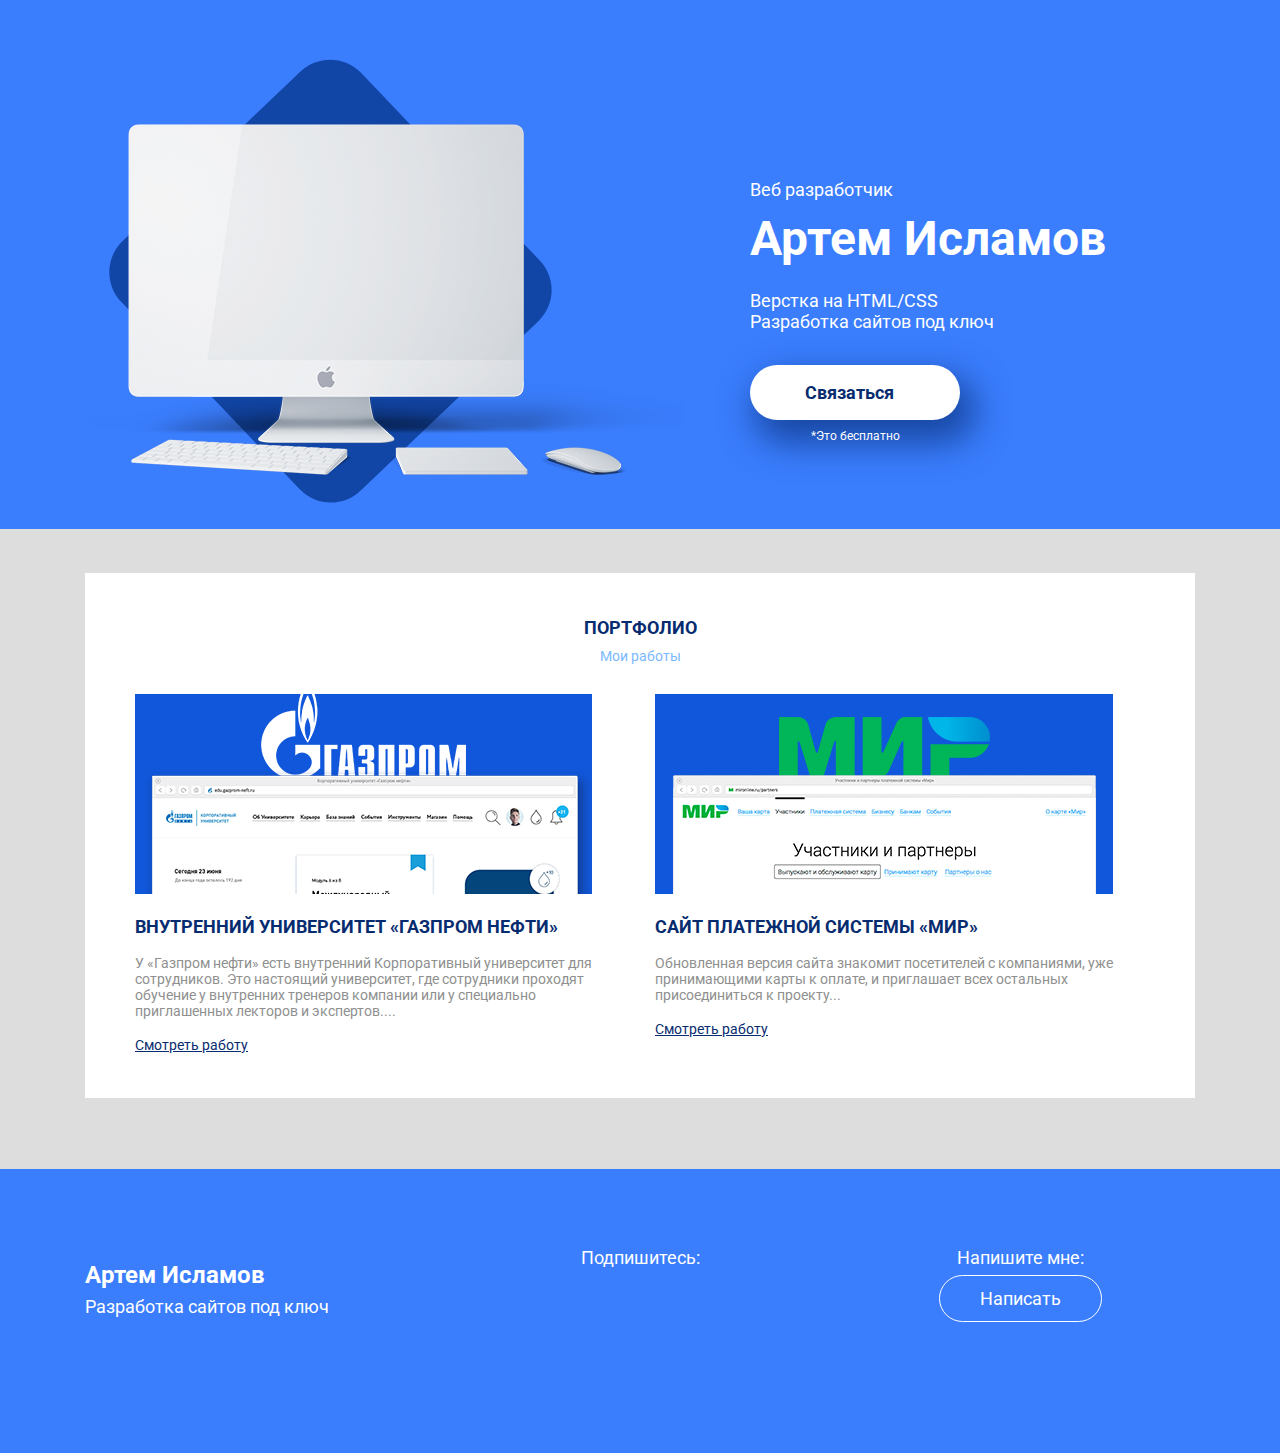
<file: Sait za 3 dnay/index.html>
<!DOCTYPE html>
<html lang="ru">
<head>
	  <!-- Важная техническая информация для браузера -->
		<meta charset="utf-8">
		<meta http-equiv="X-UA-Compatible" content="IE=edge">
		<meta name="viewport" content="width=device-width, initial-scale=1">

		<!-- Информация об Авторе и описание проекта -->
		<meta name="description" content="Сайт разработчика Артема Исламова">
		<meta name="auyhor" content="Артем Исламов">

		<!-- Иконка, которая будет на вкладке в браузере -->
		<link rel="icon" href="/favicon.ico">
		<!-- Заголовок на вкладке в браузере -->
		<title>Артем Исламов - создание сайтов</title>
		<!-- Шрифты от Google -->
		<link href="https://fonts.googleapis.com/css?family=Roboto:400,700&amp;subset=cyrillic" rel="stylesheet">
		<!-- Подключаем наш файл со стилями, который находится в папке css-->
		<link rel="stylesheet" href="css/bootstrap-grid.min.css">
		<link rel="stylesheet" href="css/animate.css">
		<link rel="stylesheet" href="css/style.css">
</head>

<body>

	<header>
		
		<div class="container">
			<div class="row">
				<div class="col-lg-7">
					<img class="header-img wow fadeInLeft" src="img/main_page.png" alt="Монитор">
				</div>
				<!-- .col-7 -->
				<div class="col-lg-5">
					<p class="header-pretitle wow fadeInRight" data-wow-delay="0.1s">Веб разработчик</p>
					<h1 class="header-title wow fadeInRight" data-wow-delay="0.2s">Артем Исламов</h1>
					<p class="header-subtitle wow fadeInRight" data-wow-delay="0.3s">Верстка на HTML/CSS<br>Разработка сайтов под ключ</p>
					<div class="header-button-block wow fadeInRight" data-wow-delay="0.1s">
						<a class="header-button wow fadeInRight" data-wow-delay="0.4s" href="#">Связаться</a>
						<small class="wow fadeInRight" data-wow-delay="0.5s">*Это бесплатно</small>
					</div>
				</div>
				<!-- .col-5 -->
			</div>
			<!-- .row -->
		</div>
		<!-- .container -->

	</header>

	<section class="portfolio">
		<div class="container">
			<div class="portfolio-block">
				<h2 class="portfolio-title">Портфолио</h2>
				<p class="portfolio-subtitle">Мои работы</p>
				<div class="row">
					<div class="col-md-6">
						<div class="portfolio-col-1 wow fadeInLeft" data-wow-delay="0.1s">
							<img src="img/сontent_gazpr.jpg" alt="Сайт газпрома">
							<h3>внутренний университет «Газпром нефти»</h3>
							<p class="portfolio-text">У «Газпром нефти» есть внутренний Корпоративный университет для сотрудников. Это настоящий университет, где сотрудники проходят обучение у внутренних тренеров компании или у специально приглашенных лекторов и экспертов....</p>
							<a href="#">Смотреть работу</a>
						</div>
					</div>
					<!-- .col-6 -->
					<div class="col-md-6">
						<div class="portfolio-col-2 wow fadeInRight" data-wow-delay="0.2s">
							<img src="img/сontent_mir.jpg" alt="Сайт мир">
							<h3>Сайт платежной системы «Мир»</h3>
							<p class="portfolio-text">Обновленная версия сайта знакомит посетителей с компаниями, уже принимающими карты к оплате, и приглашает всех остальных присоединиться к проекту...</p>
							<a href="#">Смотреть работу</a>
						</div>
					</div>
					<!-- .col-6 -->
				</div>
				<!-- /.row -->
			</div>
		</div>
		<!-- /.container -->
	</section>

	<footer>
		<div class="container">
			<div class="row">
				<div class="col-md-4">
					<h4 class="footer-author">Артем Исламов</h4>
					<p class="footer-text">Разработка сайтов под ключ</p>
				</div>
				<div class="col-md-4">
					<div class="social-block">
						<p>Подпишитесь:</p>
						<a class="wow fadeInUp" data-wow-delay="0.1s" href="#"><img src="img/social/facebook-logo-button.png" alt="Фейсбук"></a>
						<a class="wow fadeInUp" data-wow-delay="0.2s" href="#"><img src="img/social/vk-social-logotype.png" alt="Вконтакте"></a>
						<a class="wow fadeInUp" data-wow-delay="0.3s" href="#"><img src="img/social/telegram-symbol.png" alt="Телеграмм"></a>
						<a class="wow fadeInUp" data-wow-delay="0.4" href="#"><img src="img/social/youtube-symbol.png" alt="Ютуб"></a>
					</div>
				</div>
				<div class="col-md-4">
					<div class="footer-cta-block">
						<p class="footer-cta">Напишите мне:</p>
						<a class="footer-button" href="#">Написать</a>
					</div>
				</div>
			</div>
		</div>
	</footer>

	<script src="js/wow.min.js"></script>
	<script>
		new WOW().init();
	</script>
 




</body>
</html>
</file>
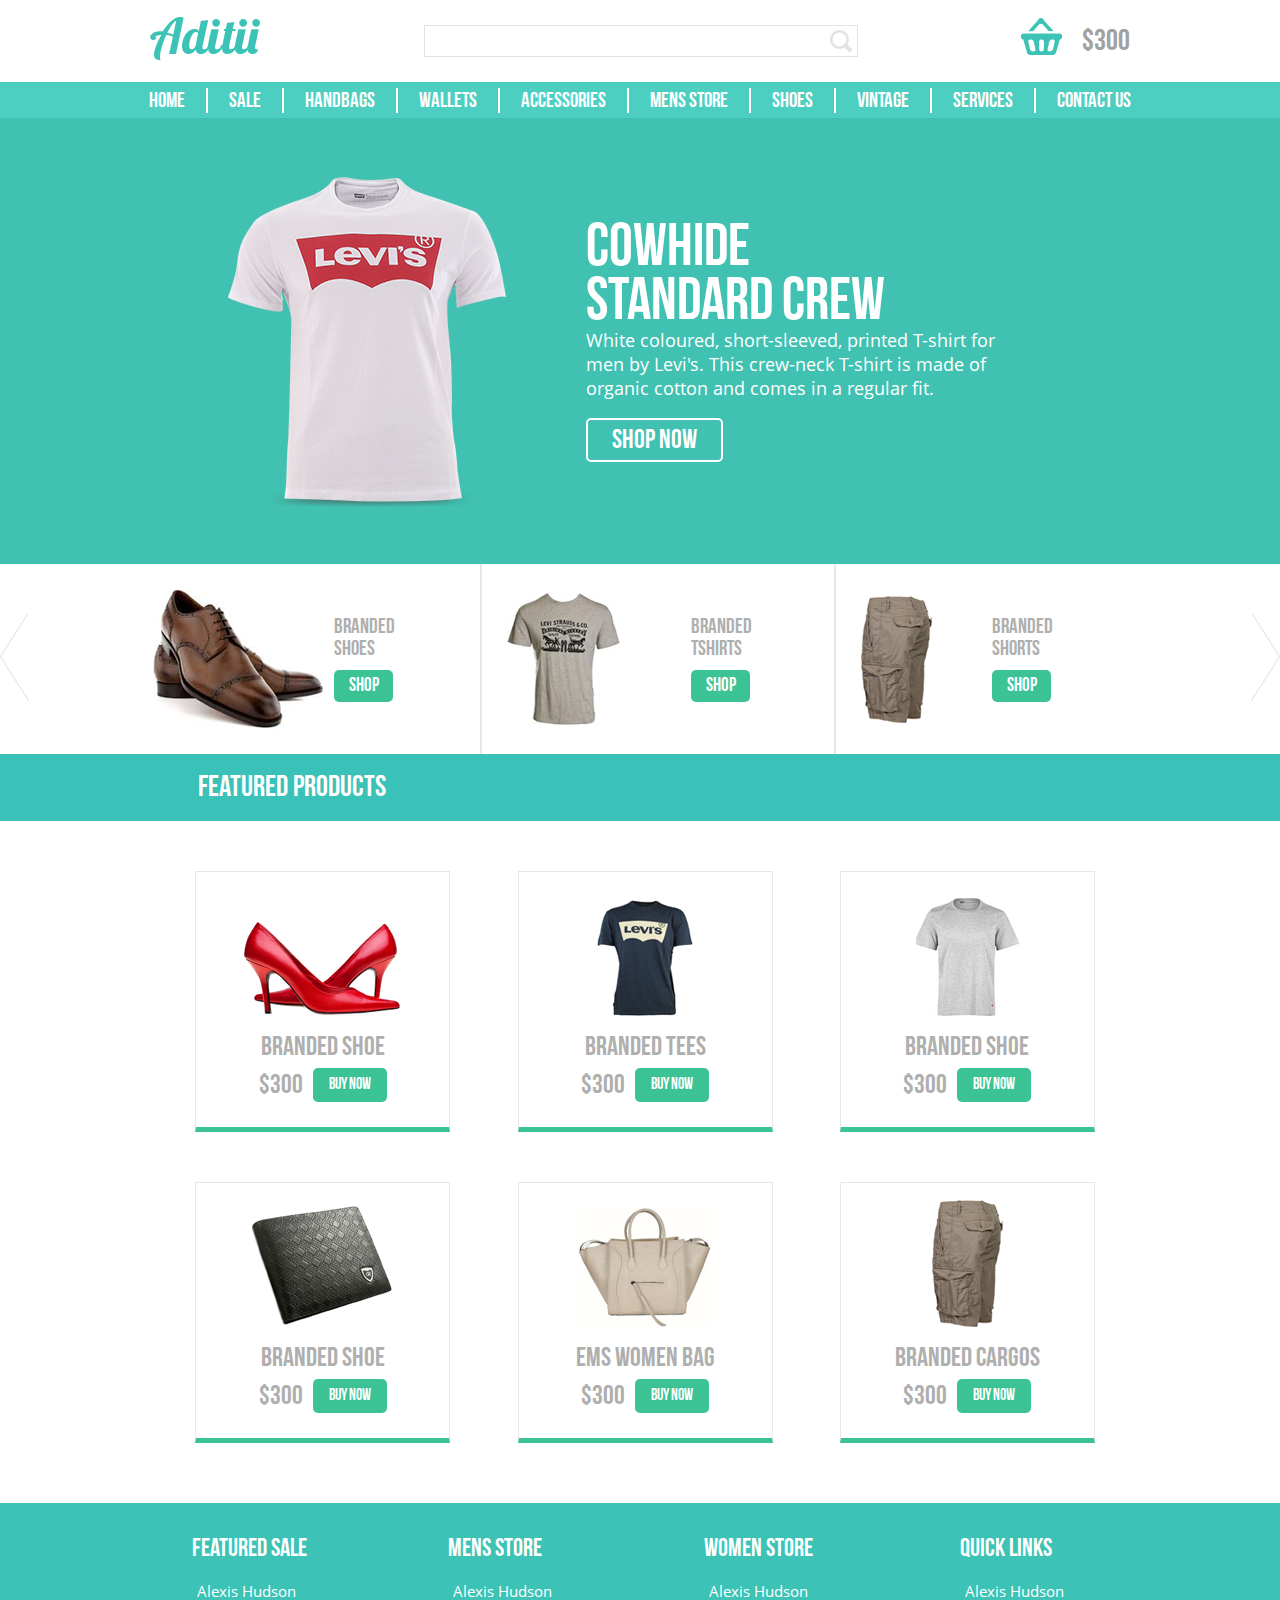
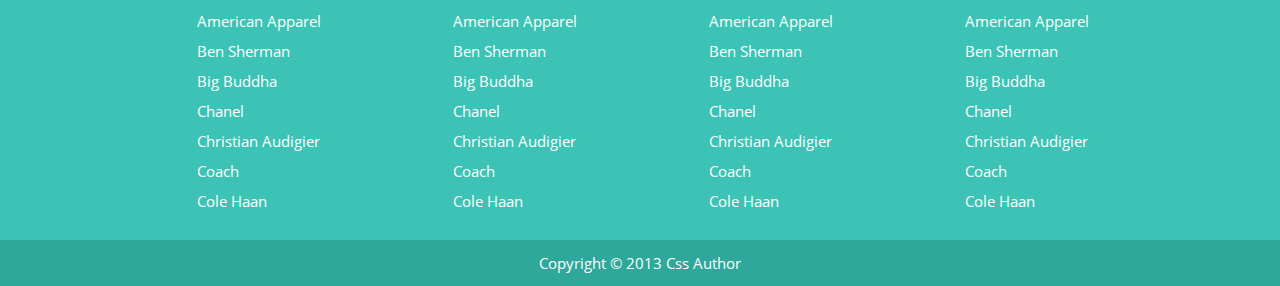
<file: Лендинг_2/index.html>
<!DOCTYPE html>
<html lang="ru">
<head>
	<title>Вёрстка простой страницы</title>
	<meta http-equiv="Content-Type" content="text/html; charset=utf-8" />
	<meta name="description" content="Вёрстка простой страницы." />
	<meta name="keywords" content="вёрстка, простая вёрстка" />
	<link type="text/css" rel="stylesheet" href="css/main.css" />
</head>
<body>
	<div class="container">
		<header>
			<div class="content">
				<div class="top">
					<a href="#" id="logo" class="logo"><img src="images/logo.png" alt="Логотип"></a>
					<form name="search" action="#" method="get" class="search">
						<input type="text" name="query" placeholder=""/>
						<input type="submit" name="search" value=""/>
					</form>
					<a href="#" id="basket" class="basket">
						<div class="basket-img">
							<img src="images/basket.png" alt="Корзина">
						</div>
						<div class="basket-summ">
							<p>$300</p>
						</div>
					</a>
				</div>
				<div class="menu">
					<nav class="nav">
						<ul>
							<li class="home">
								<a href="#"><span>Home</span></a>
							</li>
							<li class="sale">
								<a href="#"><span>Sale</span></a>
							</li>
							<li class="handbags">
								<a href="#"><span>Handbags</span></a>
							</li>
							<li class="wallets">
								<a href="#"><span>Wallets</span></a>
							</li>
							<li class="accessories">
								<a href="#"><span>Accessories</span></a>
							</li>
							<li class="mensstore">
								<a href="#"><span>Mens store</span></a>
							</li>
							<li class="shoes">
								<a href="#"><span>Shoes</span></a>
							</li>
							<li class="vintage">
								<a href="#"><span>Vintage</span></a>
							</li>
							<li class="services">
								<a href="#"><span>Services</span></a>
							</li>
							<li class="contact">
								<a href="#"><span>Contact us</span></a>
							</li>
						</ul>
					</nav>
				</div>
			</div>
		</header>
		<main>
			<div class="main-content">
				<div class="content-main-top">
					<div class="top-main">
						<img src="images/shirt 1.png" alt="Футболка" class="images1">
						<div class="text">
							<h2>Cowhide<br>Standard Crew</h2>
							<p>White coloured, short-sleeved, printed T-shirt for men by Levi's. This crew-neck T-shirt is made of organic cotton and comes in a regular fit.</p>
							<a href="#">Shop now</a>
						</div>
					</div>
				</div>
			</div>
			<div class="gallery">
				<div class="gallery-top">
					<a href="#" class="left-arrow"><img src="images/arrows left.png" alt="левая стрелка"></a>
					<div class="top-gallery">
						<div class="top-gallery-1">
							<img src="images/shoes man.png" alt="Туфли мужские">
							<a href="#">
								<span>BRANDED<br/>SHOES</span>
								<p>shop</p>
							</a>
						</div>
						<div class="top-gallery-2">
							<img src="images/shirt 2.png" alt="Футболки">
							<a href="#">
								<span>BRANDED<br/>TSHIRTS</span>
								<p>shop</p>
							</a>
						</div>
						<div class="top-gallery-3">
							<img src="images/shorts.png" alt="Шорты">
							<a href="#">
								<span>BRANDED<br/>shorts</span>
								<p>shop</p>
							</a>
						</div>
					</div>
					<a href="#" class="right-arrow"><img src="images/arrows right.png" alt="правая стрелка"></a>
				</div>
			</div>
			<div class="products">
				<div class="products-caption">
					<div class="text-caption">
						<p>FEATURED PRODUCTS</p>
					</div>
				</div>
				<div class="products-gallery">
					<ul>
						<li>
							<img src="images/shoes woman.png" alt="туфли женские">
							<span>bRANDED sHOE</span>
							<a href="#">
								<span>$300</span>
								<p>bUY NOW</p>
							</a>
						</li>
						<li>
							<img src="images/shirt 3.png" alt="левис футболки">
							<span>bRANDED tEES</span>
							<a href="#">
								<span>$300</span>
								<p>bUY NOW</p>
							</a>
						</li>
						<li>
							<img src="images/shirt 4.png" alt="футболки">
							<span>bRANDED sHOE</span>
							<a href="#">
								<span>$300</span>
								<p>bUY NOW</p>
							</a>
						</li>
						<li>
							<img src="images/purse.png" alt="кошельки">
							<span>bRANDED sHOE</span>
							<a href="#">
								<span>$300</span>
								<p>bUY NOW</p>
							</a>
						</li>
						<li>
							<img src="images/bag.png" alt="женсике сумки">
							<span>EMS Women  bAG</span>
							<a href="#">
								<span>$300</span>
								<p>bUY NOW</p>
							</a>
						</li>
						<li>
							<img src="images/shorts.png" alt="шорты">
							<span>bRANDED CARGOS </span>
							<a href="#">
								<span>$300</span>
								<p>bUY NOW</p>
							</a>
						</li>
					</ul>
				</div>
			</div>
		</main>
		<footer>
			<div class="footer-top">
				<div class="footer-content">
					<div class="footcont_1">
						<h3>fEATURED sALE</h3>
						<ul>
							<li>
								<a href="#">Alexis Hudson</a>
							</li>
							<li>
								<a href="#">American Apparel</a>
							</li>
							<li>
								<a href="#">Ben Sherman</a>
							</li>
							<li>
								<a href="#">Big Buddha</a>
							</li>
							<li>
								<a href="#">Chanel</a>
							</li>
							<li>
								<a href="#">Christian Audigier</a>
							</li>
							<li>
								<a href="#">Coach</a>
							</li>
							<li>
								<a href="#">Cole Haan</a>
							</li>
						</ul>
					</div>
					<div class="footcont_2">
						<h3>MENS STORE</h3>
						<ul>
							<li>
								<a href="#">Alexis Hudson</a>
							</li>
							<li>
								<a href="#">American Apparel</a>
							</li>
							<li>
								<a href="#">Ben Sherman</a>
							</li>
							<li>
								<a href="#">Big Buddha</a>
							</li>
							<li>
								<a href="#">Chanel</a>
							</li>
							<li>
								<a href="#">Christian Audigier</a>
							</li>
							<li>
								<a href="#">Coach</a>
							</li>
							<li>
								<a href="#">Cole Haan</a>
							</li>
						</ul>
					</div>
					<div class="footcont_3">
						<h3>wOMEN sTORE</h3>
						<ul>
							<li>
								<a href="#">Alexis Hudson</a>
							</li>
							<li>
								<a href="#">American Apparel</a>
							</li>
							<li>
								<a href="#">Ben Sherman</a>
							</li>
							<li>
								<a href="#">Big Buddha</a>
							</li>
							<li>
								<a href="#">Chanel</a>
							</li>
							<li>
								<a href="#">Christian Audigier</a>
							</li>
							<li>
								<a href="#">Coach</a>
							</li>
							<li>
								<a href="#">Cole Haan</a>
							</li>
						</ul>
					</div>
					<div class="footcont_4">
						<h3>qUICK LINKS</h3>
						<ul>
							<li>
								<a href="#">Alexis Hudson</a>
							</li>
							<li>
								<a href="#">American Apparel</a>
							</li>
							<li>
								<a href="#">Ben Sherman</a>
							</li>
							<li>
								<a href="#">Big Buddha</a>
							</li>
							<li>
								<a href="#">Chanel</a>
							</li>
							<li>
								<a href="#">Christian Audigier</a>
							</li>
							<li>
								<a href="#">Coach</a>
							</li>
							<li>
								<a href="#">Cole Haan</a>
							</li>
						</ul>
					</div>
				</div>
			</div>
			<div class="footer-bottom">
				<p>Copyright &copy; 2013 Css Author</p>
			</div>
		</footer>
	</div>
</body>
</html>
</file>
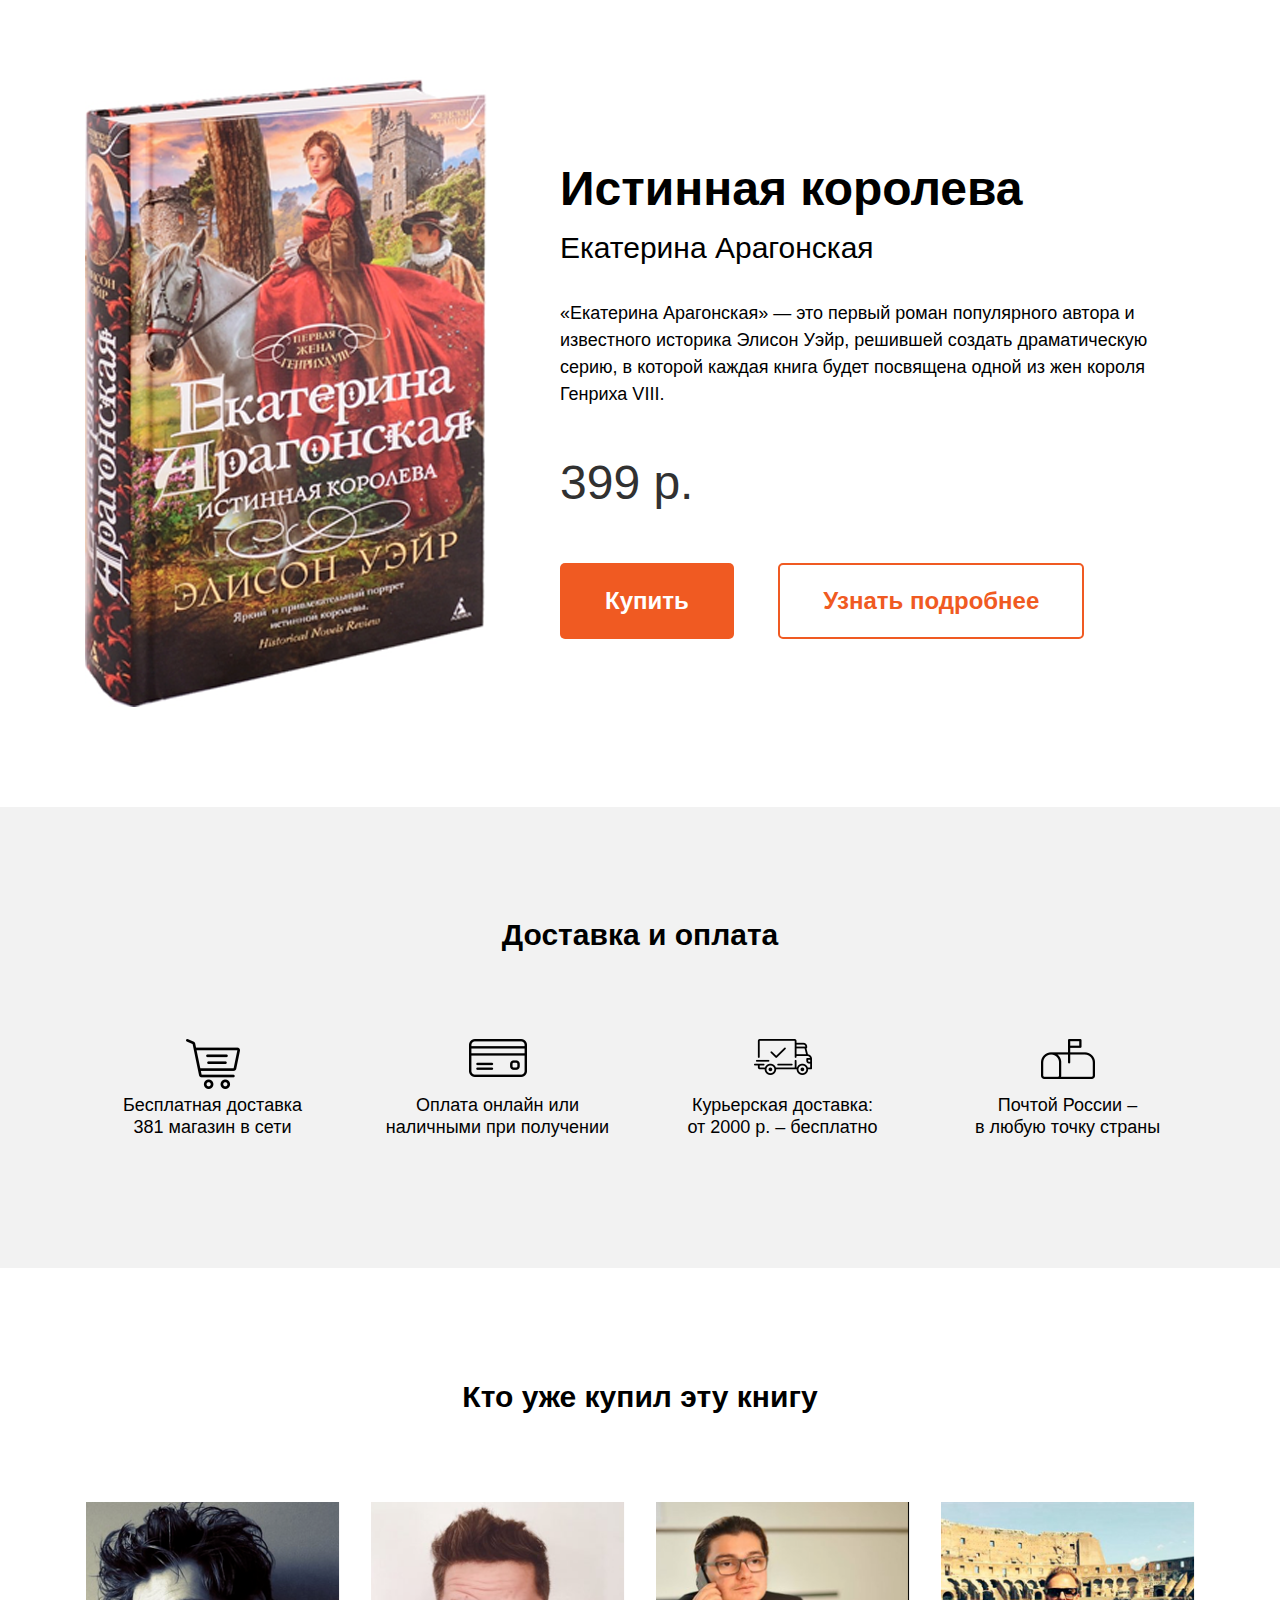
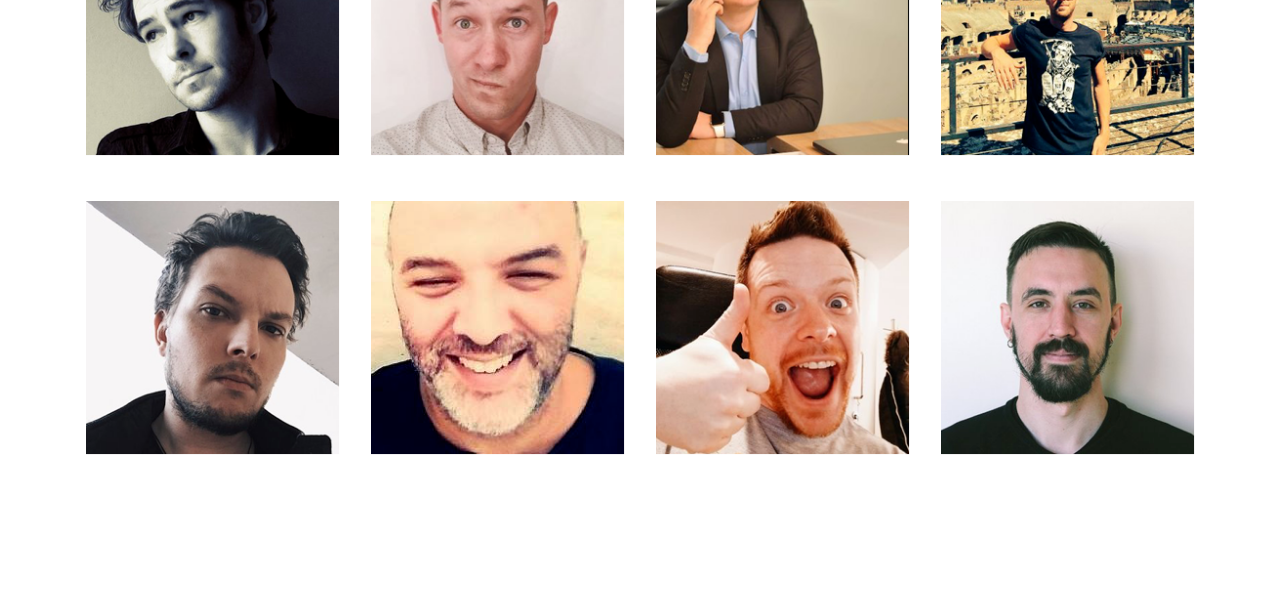
<file: Лэндинг_1/index.html>
<!doctype html>
<html lang="ru">
  <head>
    <!-- Required meta tags -->
    <meta charset="utf-8">
    <meta name="viewport" content="width=device-width, initial-scale=1, shrink-to-fit=no">

    <!-- Bootstrap CSS -->
    <link rel="stylesheet" href="css/bootstrap-grid.min.css">
    <link rel="stylesheet" href="css/style.css">
    <title>Истинная королева-Екатерина Арагонская</title>
  </head>
  <body>
    
    <header class="header">
			<div class="container">
				<div class="row align-items-center">
					<div class="col-12 col-lg-5">
						<img src="img/book.png" alt="Истинная королева-Екатерина Арагонская">
					</div>
					<!-- /.col-5 -->
					<div class="col-12 col-lg-7">
						<div class="header-text">

    					<h1 class="header-text__title">Истинная королева</h1>
    					<div class="header-text__subtitle">Екатерина Арагонская</div>
    					<p class="header-text__descr">«Екатерина Арагонская» — это первый роман популярного автора и известного историка Элисон Уэйр, решившей создать драматическую серию, в которой каждая книга будет посвящена одной из жен короля Генриха VIII.</p>

    					<div class="header-text__price">
    						399 р.
    					</div>

    					<div class="header-text__buttons">
    						<button class="button">Купить</button>
    						<button class="button button-o">Узнать подробнее</button>
    					</div>    					

    				</div>
					</div>
					<!-- /.col-7 -->		
				</div>
				<!-- /.row -->
			</div>
			<!-- /.container -->
    </header>

    <section class="features">
    	<div class="container">
    		<h2 class="section-title">Доставка и оплата</h2>
    		<div class="row">
    			<div class="col-12 col-sm-6 col-md-3">
    				<div class="features__img">
 							<img src="img/Shopping cart.png" alt="Shopping cart">
 						</div>
 						<!-- /.features__img -->
 			  		<div class="features__text">
 							Бесплатная доставка <br>
        			381 магазин в сети
 			  		</div> 		  
 		  			<!-- /.features__text -->
    			</div>
    			<!-- /.col-3 -->
    			<div class="col-12 col-sm-6 col-md-3">
    				<div class="features__img">
 		  				<img src="img/Credit card.png" alt="Credit card">
 		  			</div>
 						<!-- /.features__img -->
 			  		<div class="features__text">
 				  		Оплата онлайн или <br>наличными при получении
 			  		</div>
 		  			<!-- /.features__text -->
    			</div>
    			<!-- /.col-3 -->
    			<div class="col-12 col-sm-6 col-md-3">
    				<div class="features__img">
 		  				<img src="img/Shipped 꾿菠2.png" alt="Shipped">
						</div>
 						<!-- /.features__img -->
 			  		<div class="features__text">
 				  		Курьерская доставка:<br> 
          		от 2000 р. – бесплатно
 			  		</div>
 		  			<!-- /.features__text -->
    			</div>
    			<!-- /.col-3 -->
    			<div class="col-12 col-sm-6 col-md-3">
    				<div class="features__img">
 		  				<img src="img/Mailbox.png" alt="Mailbox">
 			  		</div>
 						<!-- /.features__img -->
 			  		<div class="features__text">
 				  		Почтой России – <br>
          		в любую точку страны
 			  		</div>
 		  			<!-- /.features__text -->
    			</div>
    			<!-- /.col-3 -->
    		</div>
    		<!-- /.row -->
    	</div>
    	<!-- /.container -->
    </section>
    <!-- /.features -->

    <section class="clients">
    	<div class="container">
    		<h2 class="section-title">Кто уже купил эту книгу</h2>
 				<!-- /.section-title -->
 				<div class="row">
 					<div class="col-6 col-sm-6 col-md-3">
 						<div class="clients-block">
 							<img src="img/1.png" alt="Client-1">
 						</div>
 						<!-- /.clients-block -->
 					</div>
 					<!-- /.col-3 -->
 					<div class="col-6 col-sm-6 col-md-3">
 						<div class="clients-block">
 							<img src="img/2.png" alt="Client-2">
 						</div>
 						<!-- /.clients-block -->
 					</div>
 					<!-- /.col-3 -->
 					<div class="col-6 col-sm-6 col-md-3">
 						<div class="clients-block">
 							<img src="img/3.png" alt="Client-3">
 						</div>
 						<!-- /.clients-block -->
 					</div>
 					<!-- /.col-3 -->
 					<div class="col-6 col-sm-6 col-md-3">
 						<div class="clients-block">
 							<img src="img/4.png" alt="Client-4">
 						</div>
 						<!-- /.clients-block -->
 					</div>
 					<!-- /.col-3 -->
 					<div class="col-6 col-sm-6 col-md-3">
 						<div class="clients-block">
 							<img src="img/5.png" alt="Client-5">
 						</div>
 						<!-- /.clients-block -->
 					</div>
 					<!-- /.col-3 -->
 					<div class="col-6 col-sm-6 col-md-3">
 						<div class="clients-block">
 							<img src="img/6.png" alt="Client-6">
 						</div>
 						<!-- /.clients-block -->
 					</div>
 					<!-- /.col-3 -->
 					<div class="col-6 col-sm-6 col-md-3">
 						<div class="clients-block">
 							<img src="img/7.png" alt="Client-7">
 						</div>
 						<!-- /.clients-block -->
 					</div>
 					<!-- /.col-3 -->
 					<div class="col-6 col-sm-6 col-md-3">
 						<div class="clients-block">
 							<img src="img/8.png" alt="Client-8">
 						</div>
 						<!-- /.clients-block -->
 					</div>
 					<!-- /.col-3 -->
 				</div>
 				<!-- /.row -->
    	</div>
    	<!-- /.container -->
    </section>
    <!-- /.clients -->
</file>
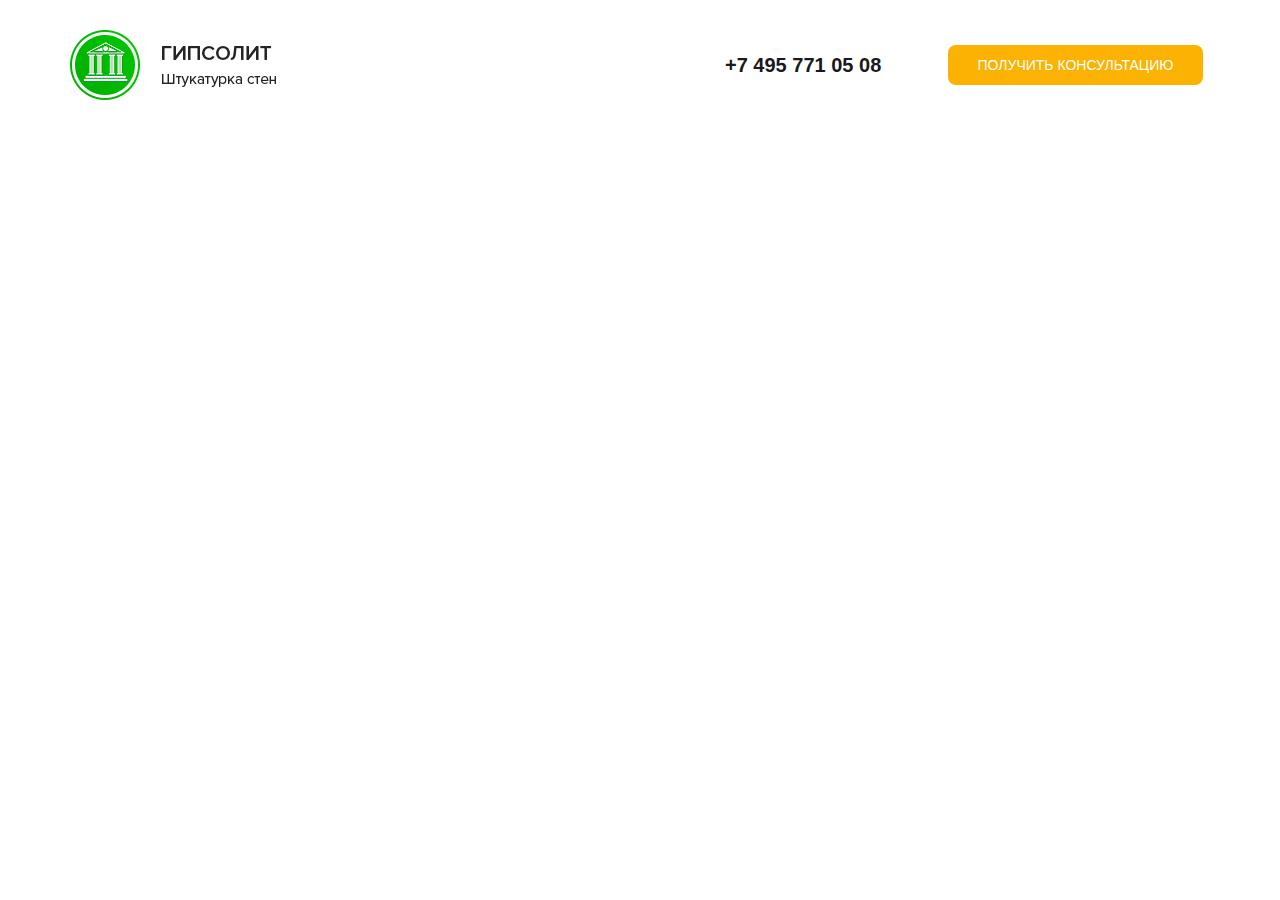
<file: Модуль_5_Практика_Часть_1/index.html>
<!DOCTYPE html>
<html lang="ru">
  <head>
    <meta charset="utf-8">
    <meta http-equiv="X-UA-Compatible" content="IE=edge">
    <meta name="viewport" content="width=device-width, initial-scale=1">
    <link rel="icon" href="/favicon.ico">
    <title>Автоматизированная штукатурка стен</title>
    <!-- Bootstrap core CSS -->
    <link href="css/bootstrap.css" rel="stylesheet">
    <link href="css/main.css" rel="stylesheet">
    <!-- HTML5 shim and Respond.js for IE8 support of HTML5 elements and media queries -->
    <!--[if lt IE 9]>
      <script src="https://oss.maxcdn.com/html5shiv/3.7.2/html5shiv.min.js"></script>
      <script src="https://oss.maxcdn.com/respond/1.4.2/respond.min.js"></script>
    <![endif]-->
  </head>
  <body>

  	<main>
  		<div class="container">
  			<div class="header">

  				<div class="row">
  					<div class="col-md-3">
  						<div class="logo">
  					<img src="img/GipsolitLogo.png" alt="Гипсолит. Штукатурка стен">
  				</div>
  					</div>

  					<div class="col-md-3 col-md-offset-3">
  						<a class="phone-link" href="">+7 495 771 05 08</a>
  					</div>

  					<div class="col-md-3">
  						<div class="wrap">
  							<div class="wrap-block">
  								<button class="button header-btn">
  									получить консультацию
  								</button>
  							</div>
  						</div>
  					</div>

  				</div>

  			</div>
  		</div>
  	</main>

    
    <script src="https://ajax.googleapis.com/ajax/libs/jquery/1.11.3/jquery.min.js"></script>    
  </body>
</html>
</file>
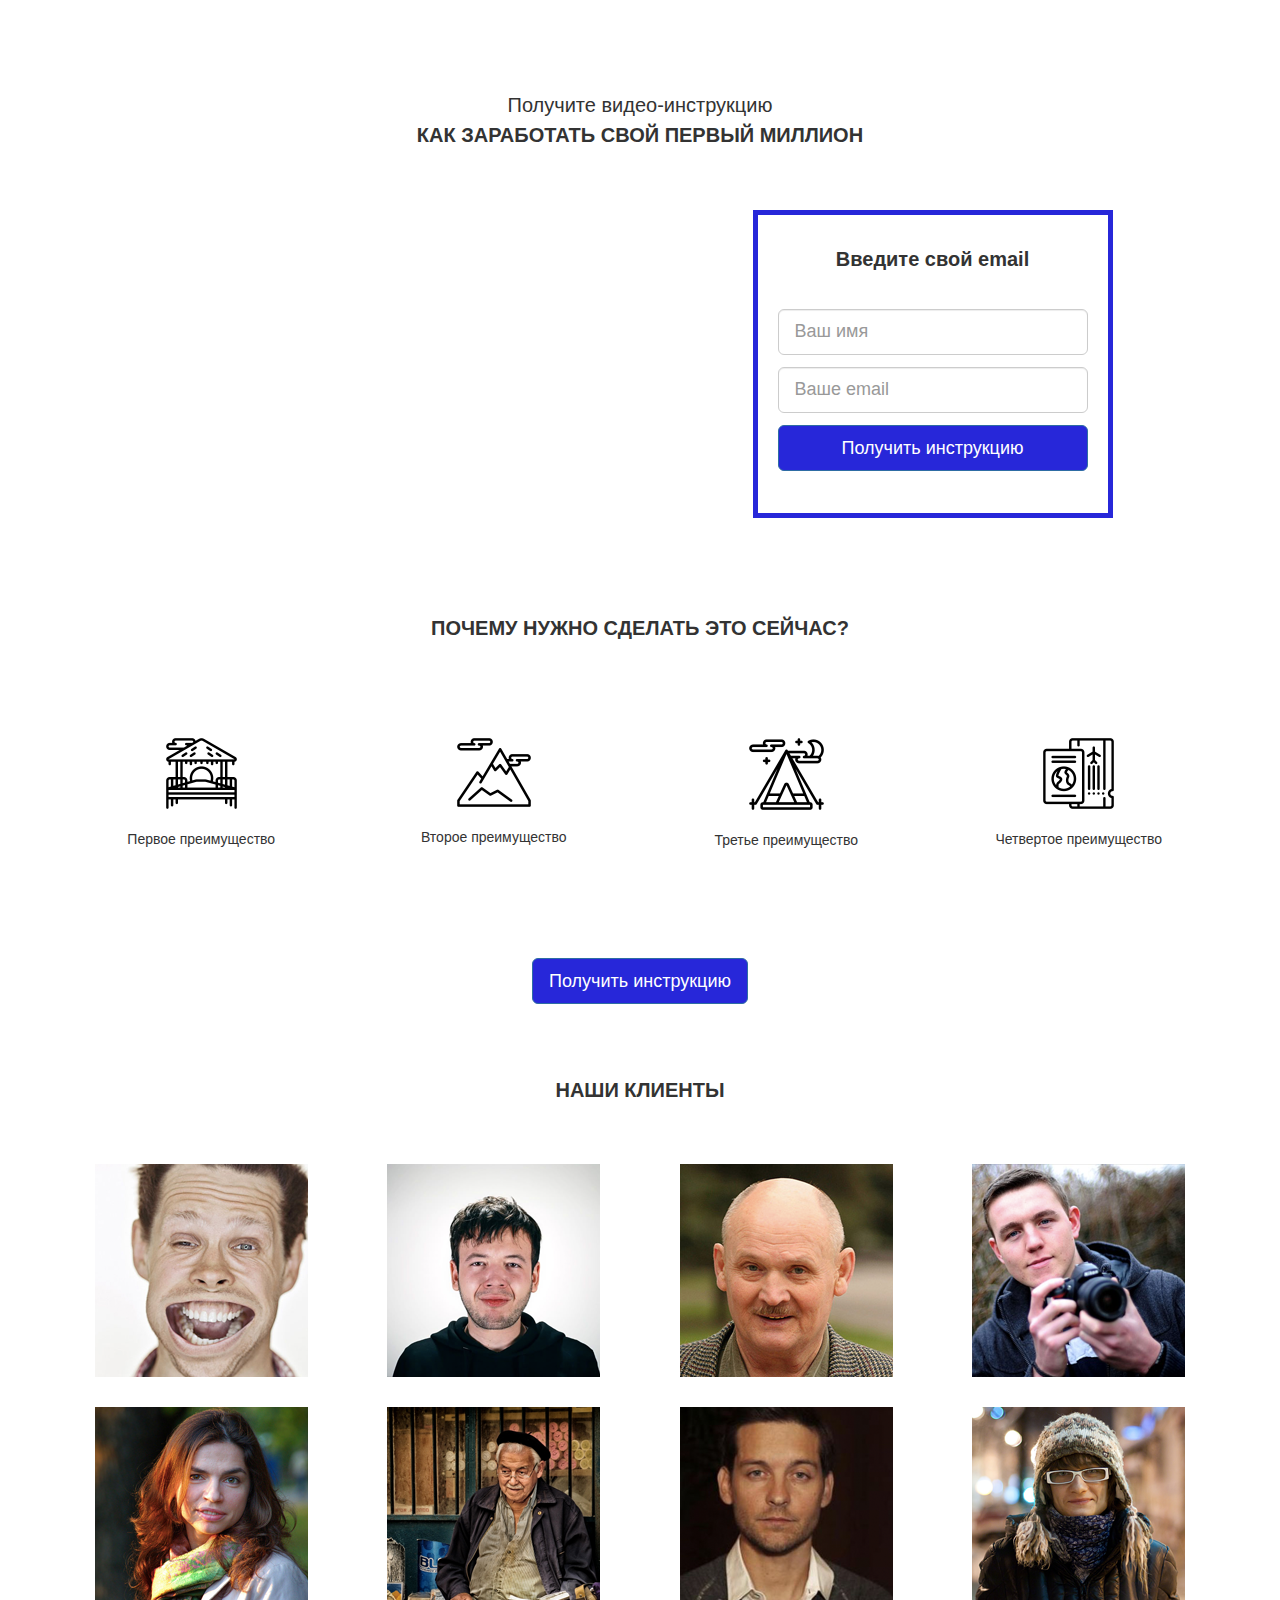
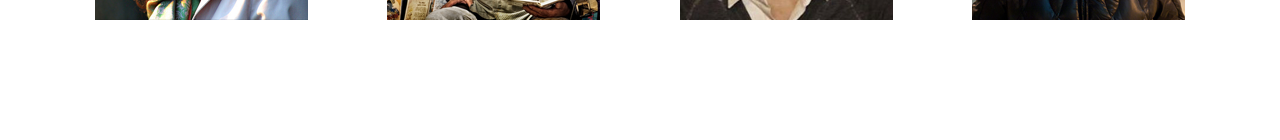
<file: урок 12/index.html>
<!DOCTYPE html>
<html lang="ru">
<head>
	<meta charset="UTF-8">
	<link rel="stylesheet" href="css/bootstrap.css">
	<link rel="stylesheet" href="css/style.css">
	<title>Мой сайт</title>
</head>
<body>
	
	<div class="section">
		<div class="container">
		<!-- первый row (строка) под заголовок -->
			<div class="row">
				<div class="col-lg-6 col-lg-offset-3">
					<div class="header text-center">
						<span>Получите видео-инструкцию</span>
						<strong class="text-uppercase">Как заработать свой первый миллион</strong>
					</div>
				</div>
			</div>
		<!-- Втрой row (строка) под видео и форму -->
			<div class="row">
				<div class="col-lg-6 col-lg-offset-1 col-md-8 col-md-offset-2">
					<div class="video">
						<iframe width="100%" height="309" src="https://www.youtube.com/embed/1nuiTzGxOlA" frameborder="0" allow="autoplay; encrypted-media" allowfullscreen></iframe>
					</div>
				</div>
				<div class="col-lg-4 col-lg-offset-0 col-md-8 col-md-offset-2">
					<div class="form">
						<p class="form-header text-center">Введите свой email</p>
						<form action="#">
							<input type="text" class="form-control input-lg"placeholder="Ваш имя">
							<input type="text" class="form-control input-lg" placeholder="Ваше email">
							<button class="btn btn-primary btn-lg btn-block form-btn">Получить инструкцию</button>
						</form>
					</div>
				</div>
			</div>
		</div>
	</div>

	<div class="section">
		<div class="container">
			<!-- row под заголовок секции -->
		<div class="row">
			<div class="col-lg-12">
				<div class="section-header text-uppercase text-center">Почему нужно сделать это сейчас?</div>
			</div>
		</div>
		<!-- Блок с преимуществами -->
		<div class="feature text-center">
			<div class="row ">
				<div class="col-lg-3 col-md-6">
					<div class="feature-box">
						<img src="img/01.png" alt="1 преимущество">
						<p>Первое преимущество</p>
					</div>
				</div>
				<div class="col-lg-3 col-md-6">
					<div class="feature-box">
						<img src="img/02.png" alt="2 преимущество">
						<p>Второе преимущество</p>
					</div>
				</div>
				<div class="col-lg-3 col-md-6">
					<div class="feature-box">
						<img src="img/03.png" alt="3 преимущество">
						<p>Третье преимущество</p>
					</div>
				</div>
				<div class="col-lg-3 col-md-6">
					<div class="feature-box">
						<img src="img/04.png" alt="4 преимущество">
						<p>Четвертое преимущество</p>
					</div>
				</div>
			</div>
		</div>
		<!-- Кнопка получить инструкцию -->
		<button class="btn btn-primary btn-lg form-btn center-block">Получить инструкцию</button>
		</div>
	</div>

	<div class="section">
		<div class="container">
			<div class="row">
				<div class="col-lg-12">
					<div class="section-header text-uppercase text-center">Наши клиенты</div>
					<div class="feature text-center">
						<div class="row">
							<div class="col-lg-3 col-md-6"><img class="client" src="img/05.png" alt="фото клиента"></div>
							<div class="col-lg-3 col-md-6"><img class="client" src="img/06.png" alt="фото клиента"></div>
							<div class="col-lg-3 col-md-6"><img class="client" src="img/07.png" alt="фото клиента"></div>
							<div class="col-lg-3 col-md-6"><img class="client" src="img/08.png" alt="фото клиента"></div>
						</div>
						<div class="row">
							<div class="col-lg-3 col-md-6"><img class="client" src="img/09.png" alt="Эфото"></div>
							<div class="col-lg-3 col-md-6"><img class="client" src="img/10.png" alt="Эфото"></div>
							<div class="col-lg-3 col-md-6"><img class="client" src="img/11.png" alt="Эфото"></div>
							<div class="col-lg-3 col-md-6"><img class="client" src="img/12.png" alt="Эфото"></div>
						</div>
					</div>
				</div>
			</div>
		</div>
	</div>



</body>
</html>
</file>
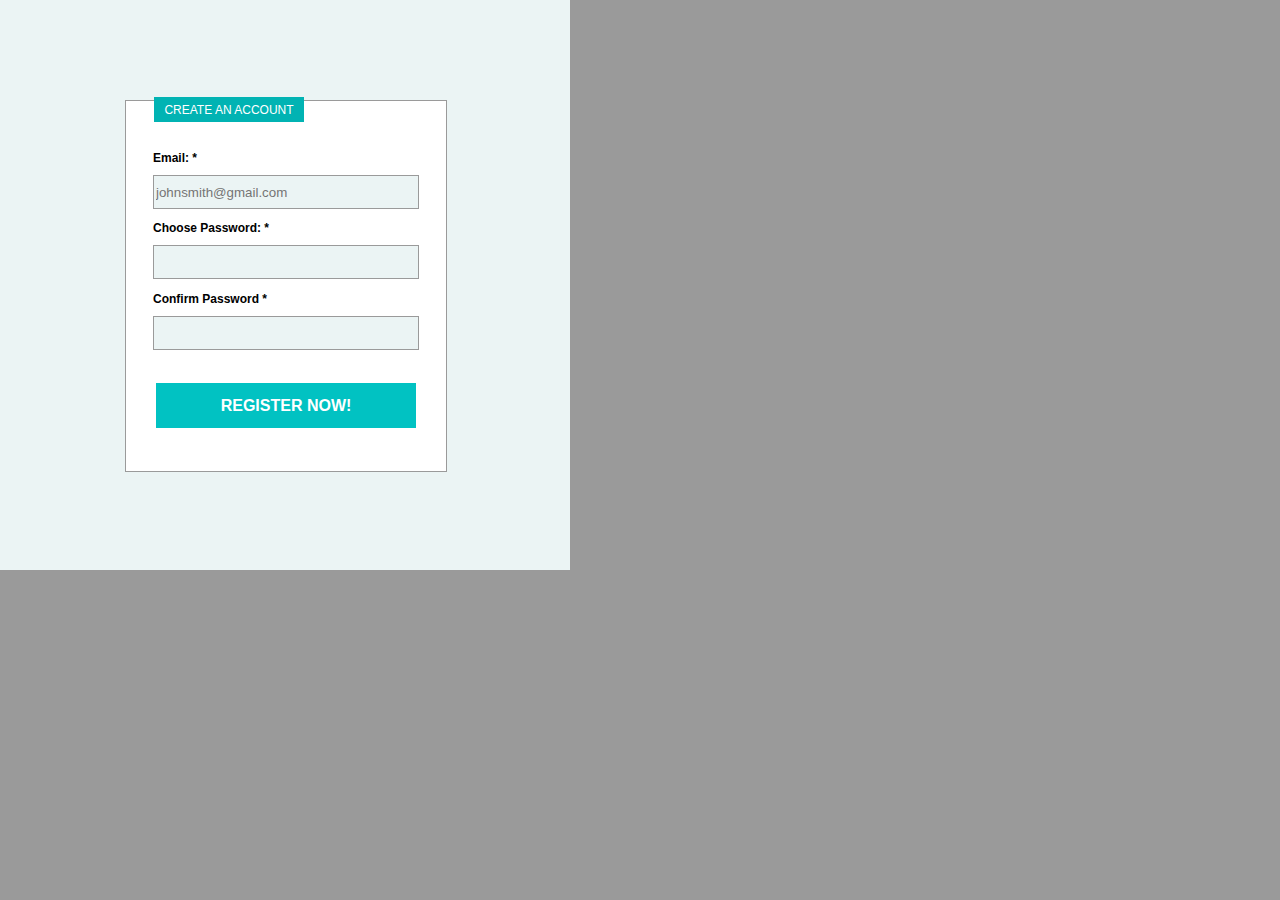
<file: урок 13/index.html>
<!DOCTYPE html>
<html lang="en">
<head>
	<meta charset="UTF-8">
	<title>Верстка Pixel Perfect</title>
	<link rel="stylesheet" href="css/style.css">	
</head>
<body>
	<div class="section">
		<div class="content">
			<button class="btn1">CREATE AN ACCOUNT</button>
			<form action="#" class="form form1">
				<label for="text">Email: *</label>
				<input type="text" placeholder="johnsmith@gmail.com">
			</form>
			<form action="#" class="form form2">
				<label for="email">Choose Password: *</label>
				<input type="email">			
			</form>
			<form action="#" class="form form3">
				<label for="password">Confirm Password *</label>
				<input type="password">				
			</form>
			<button class="btn2">register now!</button>			
		</div>
	</div>
</body>
</html>
</file>
<file: Masma/CSS/style.css>
@import "fonts.css";
@import "media.css";

body * {
  font-family: "eu", sans-serif;
  font-size: 14px;
  color: white;
  text-decoration: none;
}

/* header */

header {
  margin-bottom: 30px;
}

header ul,
footer ul {
  list-style: none;
}

.head-top {
  height: 39px;
  background: #051f37;
  text-decoration: none;
}

.head-top_about {
  height: 100%;
}

.about {
  display: flex;
  justify-content: space-between;
  line-height: 39px;
  margin-top: 0;
  margin-bottom: 0;
  padding-left: 0;
}

.about a:hover {
  color: #ffc808;
}

.city {
  height: 100%;
  width: 85px;
  line-height: 39px;
  text-align: right;
}

#city {
  background: #051f37 url(../img/head1/Vector.png) no-repeat right center;
  outline: 0;
  cursor: pointer;
  width: 85px;
  border: none;
  -webkit-appearance: none;
  -moz-appearance: none;
  -ms-appearance: none;
  appearance: none !important;
}

.tell {
  height: 100%;
  text-align: right;
  position: relative;
}

.tell p::before {
  content: "";
  display: inline-block;
  position: absolute;
  top: 12px;
  left: 120px;
  width: 16px;
  height: 16px;
  background: url(../img/head1/phone-call.png) center no-repeat;
  background-size: 100%;
}

.open {
  height: 100%;
  text-align: right;
  position: relative;
  padding-bottom: 7px;
}

.open span {
  font-size: 20px;
  color: #fff;
}

.open::before {
  content: "";
  display: inline-block;
  position: absolute;
  left: 95px;
  top: 5px;
  width: 16px;
  height: 16px;
  background: url(../img/head1/padlock.png) center no-repeat;
  background-size: 100%;
  vertical-align: middle;
}

.open a:hover {
  color: #ffc808;
}

.head {
  padding-top: 30px;
  height: 112px;
  background: #0e5fad;
}

.head-logo {
  background: url(../img/head2/logo/masma_logo_bl.png) no-repeat center;
  width: 238px;
  height: 57px;
}

.head-nav_list {
  display: flex;
  justify-content: space-around;
  padding: 0;
}

.head-nav_list a:hover {
  color: #ffc808;
}

.head-select {
  text-align: right;
  position: relative;
}

.head-select::before {
  content: "";
  display: inline-block;
  position: absolute;
  top: 5px;
  left: 75px;
  width: 27px;
  height: 24px;
  background: url(../img/head2/heart.png) no-repeat center;
}

.head-select a p:hover {
  color: #ffc808;
}

.head-select p {
  margin: 4px 0 0 0;
}

.head-select span {
  font-size: 10px;
  line-height: 12px;
  color: rgba(255, 255, 255, 0.3);
  padding-right: 5px;
}

.head-shopcart {
  text-align: right;
  position: relative;
}

.head-shopcart::before {
  content: "";
  position: absolute;
  display: inline-block;
  top: 5px;
  left: 80px;
  width: 27px;
  height: 24px;
  background: url(../img/head2/shopcart.png) no-repeat center;
}

.head-shopcart a p:hover {
  color: #ffc808;
}

.head-shopcart p {
  margin: 4px 0 0 0;
}

.head-shopcart span {
  font-size: 10px;
  line-height: 12px;
  color: rgba(255, 255, 255, 0.3);
  padding-right: 6px;
}

.head-shopcart_total {
  position: absolute;
  background: #ffc808;
  border: 2px solid #0e5fad;
  border-radius: 50%;
  top: -3px;
  left: 95px;
  width: 18px;
  height: 18px;
}

.head-shopcart_total p {
  font-size: 8px;
  line-height: 16px;
  color: #000000;
  text-align: center;
  margin: 0;
}

/* main_saidbar */

.catalog {
  width: 238px;
}

.catalog-head {
  display: block;
  width: 100%;
  height: 52px;
  background: #0e5fad;
  color: white;
  line-height: 52px;
  padding-left: 15px;
  position: relative;
}

.catalog-head::after {
  content: "";
  display: inline-block;
  position: absolute;
  top: 20px;
  right: 15px;
  background: url(../img/main/saidbar/menubtn.png) no-repeat center;
  width: 18px;
  height: 11px;
}

.subcatalog {
  border: 1px solid #ececec;
  width: 100%;
  height: 402px;
  margin-bottom: 30px;
}

.subcatalog-list {
  margin: 0;
  padding-left: 45px;
}

.subcatalog-list li {
  position: relative;
}

.subcatalog-list li::before {
  content: "";
  display: inline-block;
  position: absolute;
  background: url(../img/main/saidbar/battery.png) no-repeat center;
  width: 20px;
  height: 20px;
  left: -30px;
  top: 13px;
}

.subcatalog-list li::after {
  content: "";
  display: inline-block;
  position: absolute;
  background: url(../img/main/saidbar/arrow.png) no-repeat center;
  width: 5px;
  height: 6px;
  top: 21px;
  right: 15px;
}

.subcatalog-list li {
  line-height: 50px;
}

.subcatalog-list li a {
  color: black;
}

.subcatalog-list li a:hover {
  color: #ffc808;
}

.banners {
  width: 238px;
}

.banner1 {
  margin-bottom: 30px;
  width: 100%;
  height: 412px;
  background: linear-gradient(201.34deg, #0e5fad -0.13%, #2296d7 107.62%);
  position: relative;
  padding-top: 49px;
}

.banner1-text h3 {
  font-family: "eub", sans-serif;
  font-size: 36px;
  line-height: 36px;
  text-align: center;
  margin: 0;
}

.banner1-text h3 span {
  font-family: "eub", sans-serif;
  font-size: 36px;
  line-height: 36px;
  color: #ffc808;
}

.banner1-text p {
  font-size: 18px;
  line-height: 25px;
  text-align: center;
  color: #ffc808;
}

.banner1-wrap {
  width: 59px;
  height: 217px;
  background: #ffffff;
  position: absolute;
  bottom: 0;
  left: 50%;
  transform: translateX(-50%);
  z-index: 1;
}

.banner1-card img {
  width: 100%;
  position: absolute;
  z-index: 99;
}

.banner2 {
  margin-bottom: 30px;
  width: 100%;
  height: 303px;
  background: rgba(14, 95, 173, 0.1);
  padding-top: 45px;
  /* background: url(../img/main/saidbar/banner2.jpg) center no-repeat; */
}

.banner2_img {
  display: block;
  width: 64px;
  height: 64px;
  margin: 0 auto;
}

.banner2 a p {
  font-size: 24px;
  line-height: 38px;
  text-align: center;
  text-transform: uppercase;
  color: #0e5fad;
}

.banner2 a p span {
  font-family: "eub", sans-serif;
  font-size: 24px;
  line-height: 38px;
  text-align: center;
  text-transform: uppercase;
  color: #0e5fad;
}

.banner3 {
  margin-bottom: 30px;
  width: 100%;
  height: 418px;
  background: url(../img/main/saidbar/banner3.jpg) center no-repeat;
  padding-top: 310px;
}

.banner3 p {
  font-family: "eub", sans-serif;
  font-size: 18px;
  line-height: 29px;
  text-align: center;
  text-transform: uppercase;
}

/* main_content */

.form-search {
  width: 100%;
  margin-bottom: 30px;
}

.search {
  display: flex;
  align-items: center;
  border: 1px solid #0e5fad;
  height: 52px;
}

.search_text {
  height: 100%;
  padding: 0 15px;
  color: rgba(0, 0, 0, 0.4);
  border: none;
}

.search_text::-webkit-calendar-picker-indicator {
  opacity: 1;
  color: #0e5fad;
}

.search_search {
  width: 100%;
  height: 80%;
  padding-left: 15px;
  color: rgba(0, 0, 0, 0.4);
  border-top: none;
  border-bottom: none;
  border-right: none;
  border-left: 1px solid #0e5fad;
}

.search_submit {
  background: url(../img/main/content/search/Search.png) no-repeat center;
  background-color: #0e5fad;
  border: none;
  display: block;
  width: 59px;
  height: 100%;
  border-left: none;
  margin-left: -4px;
  outline: none;
}

.main-slider {
  width: 100%;
  height: 370px;
  position: relative;
}

.main-slider .slick-dots li {
  width: 10px;
  height: 10px;
}

.main-slider .slick-dots li button:before {
  content: "";
  width: 10px;
  height: 10px;
  border-radius: 50%;
  cursor: pointer;
  background: rgba(255, 255, 255, 0.3);
}

.main-slider .slick-dots li.slick-active button:before {
  content: "";
  width: 10px;
  height: 10px;
  border-radius: 50%;
  background: #ffffff;
  cursor: pointer;
}

.main-slider_banner {
  background: url(../img/main/content/main-banner/banner_bg.jpg) center no-repeat;
  display: flex;
  background-size: cover;
}

.main-banner_img {
  width: 361px;
  height: 361px;
  margin-right: 60px;
  margin-left: 30px;
}

.main-banner_info h2 {
  font-family: "eub", sans-serif;
  font-size: 64px;
  line-height: 64px;
}

.main-banner_button {
  width: 177px;
  height: 50px;
}

.slick-dots {
  position: absolute;
  top: 325px;
}

.button {
  background: #ffc808;
  color: #0e5fad;
  font-size: 14px;
  cursor: pointer;
}

.services {
  margin-bottom: 30px;
}

.services_1 {
  text-align: center;
}

.services_1:hover {
  box-shadow: 0px 20px 40px rgba(14, 95, 173, 0.33);
}

.services_1 p,
span {
  color: black;
}

.titles {
  font-size: 24px;
  line-height: 30px;
  color: #0e5fad;
  border-bottom: 1px solid rgba(14, 95, 173, 0.3);
  margin: 0;
  padding-bottom: 10px;
}

.product-nav {
  display: flex;
  justify-content: space-around;
  margin: 0 0 30px 0;
  padding: 0;
}

.product-nav li {
  width: 59px;
  text-align: center;
}

.product-nav_all {
  color: rgba(0, 0, 0, 0.4);
  line-height: 59px;
  width: 59px;
}

.product-nav_form {
  background: url(../img/main/content/battery.png) no-repeat center;
  display: inline-block;
  width: 59px;
  height: 59px;
}

.product-nav_form:hover {
  background: url(../img/main/content/battery_hover.png) no-repeat center;
  display: inline-block;
  width: 59px;
  height: 59px;
  border-bottom: 1px solid #0e5fad;
}

.product-nav_active {
  background: url(../img/main/content/battery_hover.png) no-repeat center;
  display: inline-block;
  width: 59px;
  height: 59px;
  border-bottom: 1px solid #0e5fad;
}

.product-deals {
  margin-bottom: 30px;
}

.deals-1_sale,
.deals-1_new {
  position: relative;
}

.deals-1_sale>span {
  position: absolute;
  font-family: "eub", sans-serif;
  font-size: 18px;
  line-height: 18px;
  color: #ff0808;
  top: 16px;
  right: 15px;
}

.deals-1_new span {
  position: absolute;
  font-family: "eub", sans-serif;
  font-size: 18px;
  text-transform: uppercase;
  line-height: 18px;
  color: #008c27;
  top: 16px;
  right: 15px;
}

.deals-1_snow {
  position: relative;
}

.deals-1_snowbg {
  position: absolute;
  width: 21px;
  height: 24px;
  top: 15px;
  left: 15px;
}

.product-deals_deal {
  overflow: hidden;
  width: 237px;
  height: 349px;
  text-align: center;
}

.product-deals_deal:hover {
  transition: all 300ms linear 0ms;
  position: absolute;
  width: 237px;
  height: 410px;
  box-shadow: 0px 20px 40px rgba(14, 95, 173, 0.33);
  z-index: 999;
}

.deals-img {
  width: 150px;
  height: 200px;
  margin: 20px auto;
}

.deal-img {
  display: block;
  width: 100%;
  height: 100%;
  background-size: contain;
}

.product-deals_descript {
  margin-left: 20px;
  margin-top: 10px;
  margin-bottom: 12px;
  line-height: 20px;
  color: black;
  text-align: left;
}

.product-deals_price {
  margin-left: 17px;
  margin-top: 10px;
  margin-bottom: 11px;
  font-size: 22px;
  color: #0e5fad;
  text-align: left;
}

.product-deals_price span {
  margin-left: 20px;
  font-size: 14px;
  color: black;
  text-decoration: line-through;
}

.product-deals_cart {
  background: linear-gradient(40.07deg, #2296d7 12.76%, #0e5fad 86.8%);
  display: block;
  font-size: 14px;
  line-height: 54px;
  width: 183px;
  height: 54px;
  margin-left: 54px;
  position: relative;
}

.product-deals_cart::before {
  content: "";
  position: absolute;
  background: url(../img/main/content/heart.png);
  display: inline-block;
  left: -38px;
  top: 15px;
  width: 24px;
  height: 24px;
  background-size: 100%;
  vertical-align: middle;
}

/* рейтинг товара */
.rating_block {
  margin-left: 15px;
  width: 85px;
  height: 16px;
}

.rating_block input[type="radio"] {
  display: none;
}

.label_rating {
  float: right;
  display: block;
  width: 16px;
  height: 16px;
  background: url(../img/main/content/deals/Vector.png) no-repeat;
  cursor: pointer;
}

.rating_block .label_rating:hover,
.rating_block .label_rating:hover~.label_rating,
.rating_block input[type="radio"]:checked~.label_rating {
  background: url(../img/main/content/deals/Stars.png) no-repeat;
}

/* рейтинг товара */

.offer {
  margin-top: 60px;
  margin-bottom: 60px;
  padding-left: 15px;
}

.offer-1 {
  background: url(../img/main/content/offer/offer-1bg.jpg) no-repeat;
  background-size: contain;
  width: 100%;
  height: 370px;
  position: relative;
  padding-top: 20px;
  padding-left: 20px;
}

.offer-1_promo {
  font-size: 12px;
  line-height: 14px;
  letter-spacing: 0.05em;
  text-transform: uppercase;
  color: rgba(255, 255, 255, 0.5);
}

.offer-1_ads {
  font-family: "eub", sans-serif;
  font-size: 32px;
  line-height: 38px;
  letter-spacing: 0.05em;
  text-transform: uppercase;
  margin-top: 43px;
  margin-bottom: 40px;
}

.offer-1_ads span {
  color: #ffc808;
  font-family: "eub", sans-serif;
  font-size: 32px;
  line-height: 38px;
  letter-spacing: 0.05em;
  text-transform: uppercase;
}

.offer-1_nameoil {
  font-family: "eub", sans-serif;
  font-size: 14px;
  line-height: 17px;
  letter-spacing: 0.05em;
  text-transform: uppercase;
  margin-bottom: 25px;
}

.offer-1_price {
  width: 126px;
  height: 48px;
  background: #ffc808;
  box-shadow: inset 0px 2px 2px rgba(0, 0, 0, 0.3);
  border-radius: 4px;
  text-align: center;
}

.offer-1_price span {
  font-family: "eu", sans-serif;
  font-size: 28px;
  line-height: 48px;
  color: #000000;
}

.offer-1_img {
  position: absolute;
  width: 256px;
  height: 311px;
  right: 0;
  top: 32px;
}

.offer-2 {
  padding-left: 30px;
}

.offer-2_selection {
  background: #0e5fad;
  overflow: hidden;
  width: 100%;
  height: 170px;
  padding: 5px 17px;
  position: relative;
  margin-bottom: 30px;
}

.offer-2_text {
  font-family: "eub", sans-serif;
  font-size: 16px;
  line-height: 22px;
  text-transform: uppercase;
  margin-bottom: 45px;
}

.offer-2_text span {
  font-family: "eub", sans-serif;
  font-size: 16px;
  line-height: 22px;
  text-transform: uppercase;
  color: #ffc808;
}

.offer-2_begin {
  font-size: 14px;
  line-height: 14px;
  color: #dceeff;
  position: relative;
}

.offer-2_begin::after {
  content: "";
  position: absolute;
  background: url(../img/main/content/offer/arrow.png) no-repeat center;
  width: 5px;
  height: 6px;
  top: 5px;
  right: -15px;
}

.offer-2_car {
  position: absolute;
  width: 260px;
  height: 168px;
  right: 0;
  top: 8px;
}

.offer-2_oilfiltres {
  width: 300px;
  height: 122px;
  background: #0e5fad;
  position: relative;
  padding: 17px;
}

.offer-2_filtres {
  font-family: "eub", sans-serif;
  font-size: 16px;
  line-height: 22px;
  text-transform: uppercase;
  margin-top: 0;
  margin-bottom: 25px;
}

.offer-2_catalog {
  font-size: 14px;
  line-height: 14px;
  position: relative;
}

.offer-2_catalog::after {
  content: "";
  position: absolute;
  background: url(../img/main/content/offer/arrow.png) no-repeat center;
  width: 5px;
  height: 6px;
  top: 5px;
  right: -15px;
}

.offer-2_filtrimg {
  position: absolute;
  top: -40px;
  left: 120px;
}

.car-service {
  position: relative;
  background: url(../img/main/content/car-service/carservice-bg.png) no-repeat center;
  background-size: cover;
  width: 100%;
  height: 232px;
  overflow: hidden;
  padding-left: 60px;
  margin: 60px 0;
}

.car-service_img {
  position: absolute;
  width: 425px;
  height: 234px;
  right: 0;
  top: 3px;
}

.car-service_text {
  font-family: "eub", sans-serif;
  font-size: 32px;
  line-height: 38px;
  letter-spacing: 0.05em;
  text-transform: uppercase;
  margin-top: 50px;
  margin-bottom: 25px;
}

.car-service_text span {
  font-family: "eub", sans-serif;
  font-size: 32px;
  line-height: 38px;
  letter-spacing: 0.05em;
  text-transform: uppercase;
  color: #ffc808;
}

.car-service_record {
  display: inline-block;
  font-family: "eu", sans-serif;
  font-size: 14px;
  line-height: 14px;
  width: 198px;
  height: 52px;
  line-height: 52px;
  background: #ffc808;
  color: #0e5fad;
  text-align: center;
}

.news,
.partners {
  position: relative;
}

.news-slider {
  /* max-width: 100%; */
}

.news-slider_item {
  margin-top: 30px;
  width: 250px;
  height: 278px;
  margin: 0 8px;
}

.news-slider_item img {
  width: 100%;
}

.news-data {
  color: rgba(0, 0, 0, 0.5);
  text-align: left;
}

.news-text {
  color: #000;
  font-size: 10px;
  line-height: 15px;
}

.news-slider-btn,
.partners-slider-btn {
  border: none;
  background: none;
}

.news-prev-btn,
.partners-prev-btn {
  position: absolute;
  top: -30px;
  right: 30px;
  outline: none;
}

.news-next-btn,
.partners-next-btn {
  position: absolute;
  top: -30px;
  right: 0;
  outline: none;
}

.news-prev-btn:hover,
.partners-prev-btn:hover {
  background: url(../img/main/content/news/arrow-hover.png) no-repeat center;
}

.news-next-btn:hover,
.partners-next-btn:hover {
  background: url(../img/main/content/news/next-hover.png) no-repeat center;
}

.partners {
  margin-top: 60px;
}

.partners-slider_item {
  width: 206px;
  height: 75px;
  margin-top: 30px;
}

.partners-slider_item a {
  display: block;
  width: 100%;
  height: 100%;
  line-height: 75px;
  text-align: center;
}

.partners-slider_item a img {
  display: inline;
  vertical-align: middle;
}

.newsletter {
  background: linear-gradient(181.88deg, #0e5fad -0.13%, #2296d7 107.62%);
  width: 100%;
  height: 112px;
  margin: 60px 0;
  display: flex;
  align-items: center;
  justify-content: space-evenly;
}

.newsletter-text_text1,
.newsletter-text_text1 span {
  font-family: "eub", sans-serif;
  text-transform: uppercase;
  font-size: 24px;
  line-height: 29px;
  letter-spacing: 0.05em;
  margin-top: 20px;
  margin-bottom: 5px;
}

.newsletter-text_text1 span {
  color: #ffc808;
}

.newsletter-text_text2 {
  margin-top: 5px;
  margin-bottom: 20px;
}

.newsletter-form_input {
  width: 235px;
  height: 52px;
  padding-left: 15px;
}

.newsletter-form_button {
  width: 160px;
  height: 52px;
}

/* footer */
.footer-top {
  background: #051f37;
  height: 457px;
  padding-top: 69px;
}

.footer-top_1 p {
  font-size: 14px;
  line-height: 22px;
  color: rgba(255, 255, 255, 0.5);
  margin: 30px 0;
}

.footer-top_social img {
  margin-right: 20px;
}

.footer-top_list h3 {
  margin: 5px 0 30px 40px;
  /* margin-left: 40px;
  margin-bottom: 30px; */
}

.footer-top_list li {
  margin-bottom: 10px;
}

.footer-top_list a {
  font-size: 16px;
  line-height: 26px;
  color: rgba(255, 255, 255, 0.5);
}

.footer-bottom {
  background: #041729;
  height: 41px;
}

.footer-bottom_privacy {
  text-align: center;
  height: 41px;
  line-height: 41px;
}

.footer-bottom_agreement {
  text-align: right;
  height: 41px;
  line-height: 41px;
}

.footer-bottom_privacy a,
.footer-bottom_agreement a {
  color: rgba(255, 255, 255, 0.5);
}

@media (max-width: 1199px) {
  .tell p::before {
    left: 80px;
  }

  .open::before {
    left: 50px;
  }

  .head-select::before {
    left: 45px;
  }

  .head-shopcart::before {
    left: 55px;
  }

  .head-shopcart_total {
    left: 70px;
  }

  .catalog {
    width: 100%;
  }

  .subcatalog-list li::after {
    right: 5px;
  }

  .banners {
    width: 100%;
  }

  .main-slider {
    width: 100%;
    height: 350px;
  }

  .main-slider_items {
    height: 100%;
  }

  .main-slider_banner {
    height: 100%;
    width: 100%;
    background-size: cover;
  }

  .main-banner_img {
    width: 300px;
    height: 300px;
    margin-right: 30px;
    margin-left: 15px;
    margin-top: 15px;
  }

  .main-banner_img img {
    height: 100%;
    background-size: cover;
  }

  .main-banner_info h2 {
    font-size: 64px;
    line-height: 64px;
    margin-top: 55px;
    margin-bottom: 30px;
  }

  .main-banner_button {
    width: 177px;
    height: 50px;
    font-size: 14px;
  }

  .slick-dots {
    position: absolute;
    top: 285px;
  }

  .offer-1 {
    padding-top: 20px;
    padding-left: 20px;
  }

  .offer-1_ads {
    margin-top: 25px;
    margin-bottom: 25px;
  }

  .offer-1_img {
    width: 198px;
    height: 239px;
    top: 40px;
  }

  .offer-2_filtrimg {
    width: 237px;
    height: 171px;
    top: 0;
    right: 0;
  }
}

@media (max-width: 991px) {
  .tell p::before {
    display: none;
  }

  .open::before {
    display: none;
  }

  .head {
    padding-top: 15px;
    height: 70px;
  }

  .head-logo {
    height: 36px;
    background-size: contain;
  }

  .head-nav_list {
    justify-content: space-between;
  }

  .head-select::before {
    display: none;
  }

  .head-shopcart::before {
    display: none;
  }

  .head-shopcart_total {
    top: -10px;
    left: 85px;
  }

  .catalog-head {
    height: 42px;
    line-height: 42px;
  }

  .catalog-head::after {
    top: 15px;
  }

  .subcatalog {
    height: 100%;
  }

  .subcatalog-list {
    padding-left: 25px;
  }

  .subcatalog-list li {
    line-height: 35px;
  }

  .subcatalog-list li:nth-child(7) {
    line-height: 20px;
  }

  .subcatalog-list li::before {
    width: 15px;
    height: 15px;
    background-size: cover;
    left: -20px;
    top: 10px;
  }

  .subcatalog-list li::after {
    width: 5px;
    height: 6px;
    top: 15px;
    right: 2px;
  }

  .subcatalog-list li a {
    font-style: 10px;
    color: black;
  }

  .banner1 {
    height: 270px;
    padding-top: 29px;
  }

  .banner1-text h3 {
    font-size: 24px;
    line-height: 24px;
  }

  .banner1-text h3 span {
    font-size: 24px;
    line-height: 24px;
  }

  .banner1-text p {
    font-size: 14px;
    line-height: 20px;
  }

  .banner1-wrap {
    width: 39px;
    height: 135px;
  }

  .banner2 {
    height: 220px;
    padding-top: 29px;
  }

  .banner2 a p {
    font-size: 16px;
    line-height: 28px;
  }

  .banner2 a p span {
    font-size: 16px;
    line-height: 28px;
  }

  .banner3 {
    height: 270px;
    padding-top: 200px;
    background-size: cover;
  }

  .banner3 p {
    font-size: 12px;
    line-height: 20px;
  }

  .search {
    height: 42px;
  }

  .main-slider {
    width: 100%;
    height: 270px;
  }

  .main-slider_items {
    height: 100%;
  }

  .main-slider_banner {
    height: 100%;
    width: 100%;
    background-size: cover;
  }

  .main-banner_img {
    width: 250px;
    height: 250px;
    margin-right: 30px;
    margin-left: 0;
    margin-top: 15px;
  }

  .main-banner_img img {
    height: 100%;
    background-size: cover;
  }

  .main-banner_info h2 {
    font-size: 40px;
    line-height: 40px;
    margin-top: 55px;
  }

  .main-banner_button {
    width: 140px;
    height: 42px;
    font-size: 12px;
  }

  .slick-dots {
    position: absolute;
    top: 235px;
  }

  .services_1 a img {
    display: inline-block;
    text-align: center;
  }

  .service-slider {
    position: relative;
  }

  .service-prev-btn {
    outline: none;
    border: none;
    background: none;
    position: absolute;
    z-index: 999;
    top: 50%;
    transform: translateY(-50%);
    left: 10px;
  }

  .service-next-btn {
    outline: none;
    border: none;
    background: none;
    position: absolute;
    z-index: 999;
    bottom: 50%;
    transform: translateY(50%);
    right: 10px;
  }

  .service-prev-btn:hover {
    background: url(../img/main/content/news/arrow-hover.png) no-repeat center;
  }

  .service-next-btn:hover:hover {
    background: url(../img/main/content/news/next-hover.png) no-repeat center;
  }

  .product-deals_deal {
    width: 100%;
    height: 330px;
  }

  .product-deals_deal:hover {
    width: 100%;
    height: 355px;
  }

  .deals-img {
    width: 112px;
    height: 150px;
  }

  .deal-img {
    height: 100%;
    background-size: contain;
  }

  .product-deals_descript {
    font-size: 12px;
  }

  .product-deals_price {
    font-size: 14px;
  }

  .product-deals_price span {
    font-size: 12px;
  }

  .product-deals_cart {
    width: 140px;
    height: 40px;
    line-height: 40px;
    font-size: 12px;
    margin-left: 40px;
  }

  .product-deals_cart::before {
    top: 10px;
    left: -32px;
  }

  .proddeal-prev-btn {
    outline: none;
    border: none;
    background: none;
    position: absolute;
    z-index: 999;
    top: 50%;
    transform: translateY(-50%);
    left: 0;
  }

  .proddeal-next-btn {
    outline: none;
    border: none;
    background: none;
    position: absolute;
    z-index: 999;
    bottom: 50%;
    transform: translateY(50%);
    right: 0;
  }

  .offer-1 {
    background-size: cover;
    padding-top: 30px;
    padding-left: 30px;
  }


  .offer-2 {
    padding-left: 15px;
    margin-top: 30px;
  }

  .car-service {
    text-align: center;
    padding: 0;
  }

  .car-service_img {
    display: none;
  }

  .newsletter-text_text1,
  .newsletter-text_text1 span {
    font-size: 18px;
  }

  .newsletter-text_text2 {
    font-size: 12px;
  }

  .newsletter-form_input {
    width: 135px;
    height: 40px;
  }

  .newsletter-form_button {
    width: 100px;
    height: 40px;
  }

  .footer-top_1 img {
    width: 150px;
    background-size: contain;
  }

  .footer-top_1 p {
    font-size: 12px;
    line-height: 20px;
    margin: 15px 0;
  }

  .footer-top_social img {
    width: 30px;
    background-size: contain;
  }

  .footer-top_list a {
    font-size: 14px;
    line-height: 22px;
  }

  .footer-bottom_privacy a,
  .footer-bottom_agreement a,
  .footer-bottom_text p {
    font-size: 12px;
  }


  @media (max-width: 767px) {
    .head-top {
      height: 70px;
      padding-top: 5px;
    }

    .head-top_about {
      height: 30px;
    }

    .about {
      height: 100%;
      line-height: 30px;
    }

    .city {
      text-align: left;
      height: 30px;
      line-height: 30px;
    }

    .tell {
      height: 30px;
      text-align: right;
      padding-right: 40px;
      line-height: 30px;
    }

    .tell p {
      margin: 0;
    }

    .head-shopcart_total {
      top: -7px;
      left: 55px;
    }

    .subcatalog {
      display: none;
    }

    .banners {
      display: none;
    }

    .footer-top {
      height: 550px;
      padding-top: 40px;
    }

    .footer-top_1 {
      margin-bottom: 30px;
    }

    .form-search {
      margin-top: 30px;
    }

    .footer-top_list a {
      font-style: 12px;
      line-height: 15px;
    }

    .footer-bottom {
      height: 120px;
    }

    .footer-bottom_privacy,
    .footer-bottom_agreement,
    .footer-bottom_text {
      width: 100%;
      height: 30px;
      text-align: center;
      /* line-height: 60px; */
    }

    .footer-bottom_privacy a,
    .footer-bottom_agreement a,
    .footer-bottom_text p {
      margin: 0;
      font-size: 10px;
      line-height: 60px;
    }
  }
</file>
<file: Sait za 3 dnay/css/style.css>
/* Здесь будут храниться стили нашего сайта */
body {
	margin: 0;
	font-family: 'Roboto';
	font-size: 18px;
}

img {
	max-width: 100%;
}

header {
	background-color: #3a7dfd;
	color: #FFF;
	padding-top: 59px;
	padding-bottom: 22px;
}

.header-pretitle {
	padding-top: 102px;
}

.header-title {
	font-size: 48px;
	font-weight: 700;
	line-height: 36.81px;
	margin-top: 21px;
}

.header-subtitle {
	margin-top: 20px;
}

.header-button {
	display: block;
	text-decoration: none;
	box-shadow: 10px 17px 34px 6px rgba(18, 61, 145, 0.83);
	border: none;
	border-radius: 50px;
	background-color: #ffffff;
	font-size: 18px;
	font-weight: 700;
	color: #072b6f;
	padding: 17px 55px;
	margin-top: 33px;
	cursor: pointer;
	-webkit-transition: 0.4s;
	   -moz-transition: 0.4s;
	    -ms-transition: 0.4s;
	     -o-transition: 0.4s;
	        transition: 0.4s;
}

.header-button:hover {
	box-shadow: none;
}

header small {
	font-size: 12px;
	display: block;
	text-align: center;
	margin-top: 9px;
}

.header-button-block {
	max-width: 210px;
}

.portfolio {
	background-color: #dddddd;
	padding-top: 44px;
	padding-bottom: 71px;
}

.portfolio-block {
	background-color: #ffffff;
	padding-top: 29px;
	padding-bottom: 44px;
}

.portfolio-title {
	color: #072b6f;
	font-size: 18px;
	font-weight: 700;
	text-transform: uppercase;
	margin-bottom: 10px;
}

.portfolio-subtitle {
	color: #7bb9ff;
	font-family: Roboto;
	font-size: 14px;
	font-weight: 400;
	margin-top: 10px;
	margin-bottom: 30px;
}

.portfolio-title, .portfolio-subtitle {
	text-align: center;
}

.portfolio-col-1 {
	padding-left: 50px;
}

.portfolio-col-2 {
	padding-right: 50px;
}

.portfolio-block h3 {
	color: #072b6f;
	font-size: 18px;
	font-weight: 700;
	text-transform: uppercase;
}

.portfolio-text {
	color: #8f8f8f;
	font-size: 14px;
	font-weight: 400;
}

.portfolio-block a {
	color: #072b6f;
	font-size: 14px;
	font-weight: 400;
	text-decoration: underline;
}

footer {
	background-color: #3a7dfd;
	color: #FFF;
	padding-top: 60px;
	padding-bottom: 118px;
}

.footer-author {
	font-size: 24px;
	font-weight: 700;
	margin-bottom: 7px;
}

.footer-text {
	font-size: 18px;
	margin-top: 0;
}

.social-block {
	text-align: center;
}

.social-block a {
	display: inline-block;
	margin-left: 13px;
	margin-right: 13px;
}

.footer-cta-block {
	text-align: center;
}

.footer-cta {
	margin-bottom: 7px;
}

.footer-button {
	display: inline-block;
	text-decoration: none;
	border: 1px solid #ffffff;
	background-color: transparent;
	color: #fff;
	font-size: 18px;
	-webkit-border-radius: 50px;	
	        border-radius: 50px;
	padding: 12px 40px;
	cursor: pointer;
	-webkit-transition: 0.4s;
	   -moz-transition: 0.4s;
	    -ms-transition: 0.4s;
	     -o-transition: 0.4s;
	        transition: 0.4s;	
}

.footer-button:hover {
	background-color: #FFF;
	color: #072b6f; 
}

@media (max-width: 1199px) {
	.header-pretitle {
	padding-top: 60px;
	}
}

@media (max-width: 991px) {
	.header-img {
		display: none;
	}
	.header-pretitle {
	padding-top: 0;
	}
	.footer-author {
		font-size: 18px;
	}
	.footer-text {
		font-size: 14px;
	}
	.social-block a {
		margin-left: 5px;
		margin-right: 5px;
	}
	.social-block img {
		width: 30px;
	}
	.footer-button {
		font-size: 14px;
		padding: 8px 35px;
	}
	footer {
		padding-bottom: 60px;
	}
}

@media (max-width: 767px) {
	.header-title {
		line-height: 50px;
	}
	.portfolio-col-1 {
	padding-left: 30px;
	padding-right: 30px;
	margin-bottom: 50px;
	}

.portfolio-col-2 {
	padding-left: 30px;
	padding-right: 30px;
	}
	.footer-author, .footer-text {
	text-align: center;
	}
}
</file>
<file: Лендинг_2/css/main.css>
@import url("fonts.css");

body{
	font-family: osr, sans-serif;
	margin: 0;
	padding: 0;
	width: 100%;
	background-color: white;
}

.top,
.nav{
	max-width: 1024px;
	margin: 0 auto;
	padding: 0;
}

.top{
	display: flex;
	justify-content: space-between;
	align-items: center;
	height: 82px;
}

.logo {
	padding-left: 22px;
}

.search{
	display: flex;
	align-items: center;
}

.search input[type="text"] {
	background-color: fff;
	border-top: 1px solid #e1e1e1;
	border-right: none;
	border-bottom: 1px solid #e1e1e1;
	border-left: 1px solid #e1e1e1;
	height: 28px;
	width: 401px;
}

.search input[type="submit"] {
	background: url(../images/search.png) no-repeat center center;
	height: 32px;
	width: 32px;
	background-color: fff;
	border-top: 1px solid #e1e1e1;
	border-right: 1px solid #e1e1e1;
	border-bottom: 1px solid #e1e1e1;
	border-left: none;
	margin-left: -4px;
}

.basket {
	display: flex;
	justify-content: space-between;
	align-items: center;
	padding-right: 22px;
	font-size: 30px;
	font-family: 'bnr', sans-serif;
	text-decoration: none;
	color: #a1a1a1;
}

.basket-summ{
	padding-left: 20px;
}

.menu{
	background-color: #4ccfc1;
	height: 36px;
}

.nav ul {
	display: flex;
	justify-content: center;
	align-items: center;
	margin: 0;
	padding: 0;
	height: 36px;
}

.nav ul li{
	align-items: center;
	display: block;
	color: #fff;
	margin: 0;
	padding: 0 21px;
	text-transform: uppercase;
	border-left: 2px solid #fff;
}

.nav ul li:first-child{
	border-left: none;
}

.nav a {
	color: #fff;
	font-size: 21px;
	font-family: 'bnr', sans-serif;
	text-decoration: none;
	padding: 0;
}

.nav a:hover{
	text-decoration: underline;
}

.main-content{
	background-color: #40c1b1;
	height: 446px;
}

.content-main-top{
	max-width: 1024px;
	margin: 0 auto;
	padding: 0;
}

.top-main{
	display: flex;
	height: 446px;
	justify-content: center;
	align-items: center;
}

.images1{
	padding-left: 100px;
}

.text{
	padding-left: 80px;
	padding-right: 145px;
}

.text h2{
	color: #fff;
	font-size: 60px;
	font-family: 'bnr', sans-serif;
	font-weight: normal;
	line-height: 0.9;
	margin-top: 0;
	margin-bottom: 0;
}

.text p{
	color: #fff;
	font-size: 18px;
	font-family: 'osr', sans-serif;
	margin-top: 0;
}

.text a{
	background: none;
	border: 2px solid #fff;
	border-radius: 5px;
	width: 133px;
	height: 40px;
	text-transform: uppercase;
	text-decoration: none;
	line-height: 40px;
	font-size: 27px;
	font-family: 'bnr', sans-serif;
	color: #fff;
	display: block;
	text-align: center;
}

.gallery-top,
.top-gallery,
.top-gallery-1,
.top-gallery-2,
.top-gallery-3{
	display: flex;
	height: 190px;
	align-items: center;
}

.top-gallery-1,
.top-gallery-2{
	border-right: 2px solid #e7e7e7;
}

.gallery-top{
	justify-content: space-between;
}

.top-gallery{
	max-width: 1024px;
}

.top-gallery a{
	text-decoration: none;
}

.top-gallery a span{
	font-family: 'bnr', sans-serif;
	font-size: 21px;
	line-height: 1;
	color: #afafaf;
}

.top-gallery a p{
	font-family: 'bnr', sans-serif;
	font-size: 19px;
	color: #fff;
	background-color: #3cc395;
	display: block;
	-webkit-border-radius: 5px;
	-moz-border-radius: 5px;
	border-radius: 5px;
	width: 59px;
	height: 32px;
	text-align: center;
	line-height: 32px;
	margin: 10px 0 0 0;
}

.top-gallery-1,
.top-gallery-2,
.top-gallery-3{
	min-width: 327px;
	padding-left: 25px;
}

.top-gallery-1 a{
	margin-left: 10px;
}

.top-gallery-2 a{
	margin-left: 70px;
}

.top-gallery-3 a{
	margin-left: 60px;
}

.products-caption{
	background-color: #3ac1b8;
	height: 67px;
}

.text-caption{
	max-width: 1024px;
	margin: 0 auto;
}

.text-caption p{
	font-family: 'bnr', sans-serif;
	font-size: 30px;
	color: #fff;
	line-height: 67px;
	margin: 0px;
	padding-left: 70px;
}

.products{
	margin-bottom: 60px;
}

.products-gallery{
	max-width: 1024px;
	margin: 0 auto;
}

.products-gallery ul{
	display: flex;
	justify-content: space-evenly;
	flex-wrap: wrap;
	padding: 0px;
	margin: 0px;

}

.products-gallery ul li{
	display: flex;
	justify-content: flex-end;
	align-items: center;
	flex-direction: column;
	font-family: 'bnr', sans-serif;
	text-transform: uppercase;
	height: 255px;
	width: 253px;
	border-left: 1px solid #e7e7e7;
	border-top: 1px solid #e7e7e7;
	border-right: 1px solid #e7e7e7;
	border-bottom: 5px solid #3cc395;
	margin-left: 10px;
	margin-top: 50px;
}

.products-gallery ul li img{
	margin-bottom: 15px;
}

.products-gallery ul li span{
	font-size: 27px;
	color: #afafaf;
}

.products-gallery ul li a{
	text-decoration: none;
	display: flex;
	justify-content: center;
	align-items: center;
	margin-top: 5px;
	margin-bottom: 25px;
}

.products-gallery ul li a p{
	font-size: 20;
	color: #fff;
	background-color: #3cc395;
	display: block;
	height: 34px;
	width: 74px;
	line-height: 34px;
	border-radius: 5px;
	text-align: center;
	margin: 0 0 0 10px;
}

.footer-top{
	background-color: #3cc3b5;
}

.footer-content{
	display: flex;
	height: 337px;
	max-width: 1024px;
	margin: 0 auto;
	justify-content: space-around;
	color: #fff;
}

.footer-content h3{
	font-family: 'bnr', sans-serif;
	font-size: 25px;
	font-weight: normal;
	text-transform: uppercase;
	margin-top: 30px;
	margin-bottom: 8px;
}

.footer-content ul{
	padding: 0;
	margin: 0;
}

.footer-content li{
	list-style: none;
	padding-top: 8px;
	padding-left: 5px;
}

.footer-content li a{
	font-family: 'osr', sans-serif;
	font-size: 15px;
	text-decoration: none;
	color: #fff;
}

.footer-bottom{
	background-color: #2da89b;
	height: 46px;
}

.footer-bottom p{
	line-height: 46px;
	margin: 0;
	text-align: center;
	font-family: 'osr', sans-serif;
	font-size: 15px;
	color: #fff;
}
</file>
<file: Лэндинг_1/css/style.css>
body {
	margin: 0;
	font-family: Tahoma, sans-serif;
	color: #000;
}
img {
	max-width: 100%;
}
button:focus {
	outline: none;
}
.header {
	padding-top: 77px;
	padding-bottom: 96px;
}
.header-text__title {
	font-size: 48px;
  font-weight: 700;
  margin-bottom: 15px;
}
.header-text__subtitle {
	font-size: 30px;
  font-weight: 400;
  margin-bottom: 35px;
}
.header-text__descr {
	font-size: 18px;
  font-weight: 400;
  line-height: 27px;
  margin-bottom: 47px;
}
.header-text__price {
	color: #313131;
	font-size: 48px;
	font-weight: 400;
	margin-bottom: 53px;
}
.button {
	margin-bottom: 20px;
	border: 2px solid transparent;
	border-radius: 5px;
  background-color:  #f05a22;
  font-size: 24px;
  font-weight: 700;
  color:  #ffffff;
  padding: 22px 43px;
  margin-right: 40px;
}
.button-o {
	color: #f05a22;
	background-color: transparent;
	border: 2px solid #f05a22;
}
.features {
	background-color: #f2f2f2;
	padding-top: 89px;
	padding-bottom: 100px;
	text-align: center;
}
.section-title {
	margin-bottom: 91px;
	font-size: 30px;
  font-weight: 700;
  line-height: 27px;
  text-align: center;
}
.features__img {
	min-height: 55px;
}
.features__text {
	margin-bottom: 30px;
	font-size: 18px;
  font-weight: 400;
  line-height: 22px
}
.clients {
	padding-top: 90px;
	padding-bottom: 99px;
}
.clients-block {
	margin-bottom: 40px;
}
</file>
<file: Модуль_5_Практика_Часть_1/css/main.css>
/* Colors */
/* Basic setting */
html {
  font-size: 10px;
}
.button {
  background-color: #fbb202;
  color: #ffffff;
  padding: 1rem 3rem;
  border-radius: 8px;
  text-transform: uppercase;
  border: none;
}
/* Typography */
section {
  padding: 10rem 0;
}
/* Main */
main {
  padding: 3rem 0;
}
.header {
  height: 7rem;
}
.wrap {
  display: table;
  width: 100%;
  height: 7rem;
}
.wrap-block {
  display: table-cell;
  vertical-align: middle;
}
.phone-link {
  display: inline-block;
  color: #1a1820;
  font-weight: 900;
  font-size: 2rem;
  height: 7rem;
  line-height: 7rem;
  padding-left: 7rem;
}
</file>
<file: урок 12/css/style.css>
.header {
	font-size: 20px;
	line-height: 1.5;
	margin: 60px auto;
}

.header span {
	display: block;
}

.section {
	padding: 30px 0;
}

.form {
	border: 5px solid #2727d9;
	padding: 30px 20px;
}

.form input {
	margin-bottom: 12px;
}

.form-header, .section-header {
	font-size: 20px;
	font-weight: 900;
	margin-bottom: 35px;
}

.form-btn {
	margin: 12px auto;
	background-color: #2727d9;
}

.feature {
	margin: 60px auto;
}

.feature p {
	margin-top: 20px;
}

.video {
	margin-bottom: 30px;
}

.feature-box {
	height: 160px;
}

.client {
	margin-bottom: 30px;
}
</file>
<file: урок 13/css/style.css>
body {
	text-align: center;
	margin: 0;
	padding: 0;
	background-color: #9a9a9a;
	box-sizing: border-box;
}
.section {
	background-color: #ebf4f4;
	width: 445px;
	height: 470px;
	padding-top: 100px;
	padding-left: 125px;
}

.content {
	background-color: #fff;
	width: 320px;
	height: 370px;
	border: 1px solid #9A9A9A;
	position: relative;
}

button {
	text-transform: uppercase;
	font-family: Arial, sans-serif;
	color: #fff;
	border: none;
}

.btn1 {
	background-color: #01B3B3;
	height: 25px;
	width: 150px;
	font-size: 12px;	
	padding: 0;
	position: absolute;
	top: -4px;
	right: 142px; 
}

.btn2 {
	background-color: #01C2C2;
	height: 45px;
	width: 260px;
	font-size: 16px;
	font-weight: 900;
	margin-top: 33px;
}

.form {	
	text-align: left;
	margin-left: 27px;
	font-size: 12px;
	font-weight: 900;
	font-family: Arial, sans-serif;
}

.form input {
	background-color: #ebf4f4;
	width: 260px;
	height: 30px;
	margin-top: 10px;
	border: 1px solid #9A9A9A;
}

.form1 {
	margin-top: 50px;
}

.form2 {
	margin-top: 12px;
}

.form3{
	margin-top: 13px;
}
</file>
